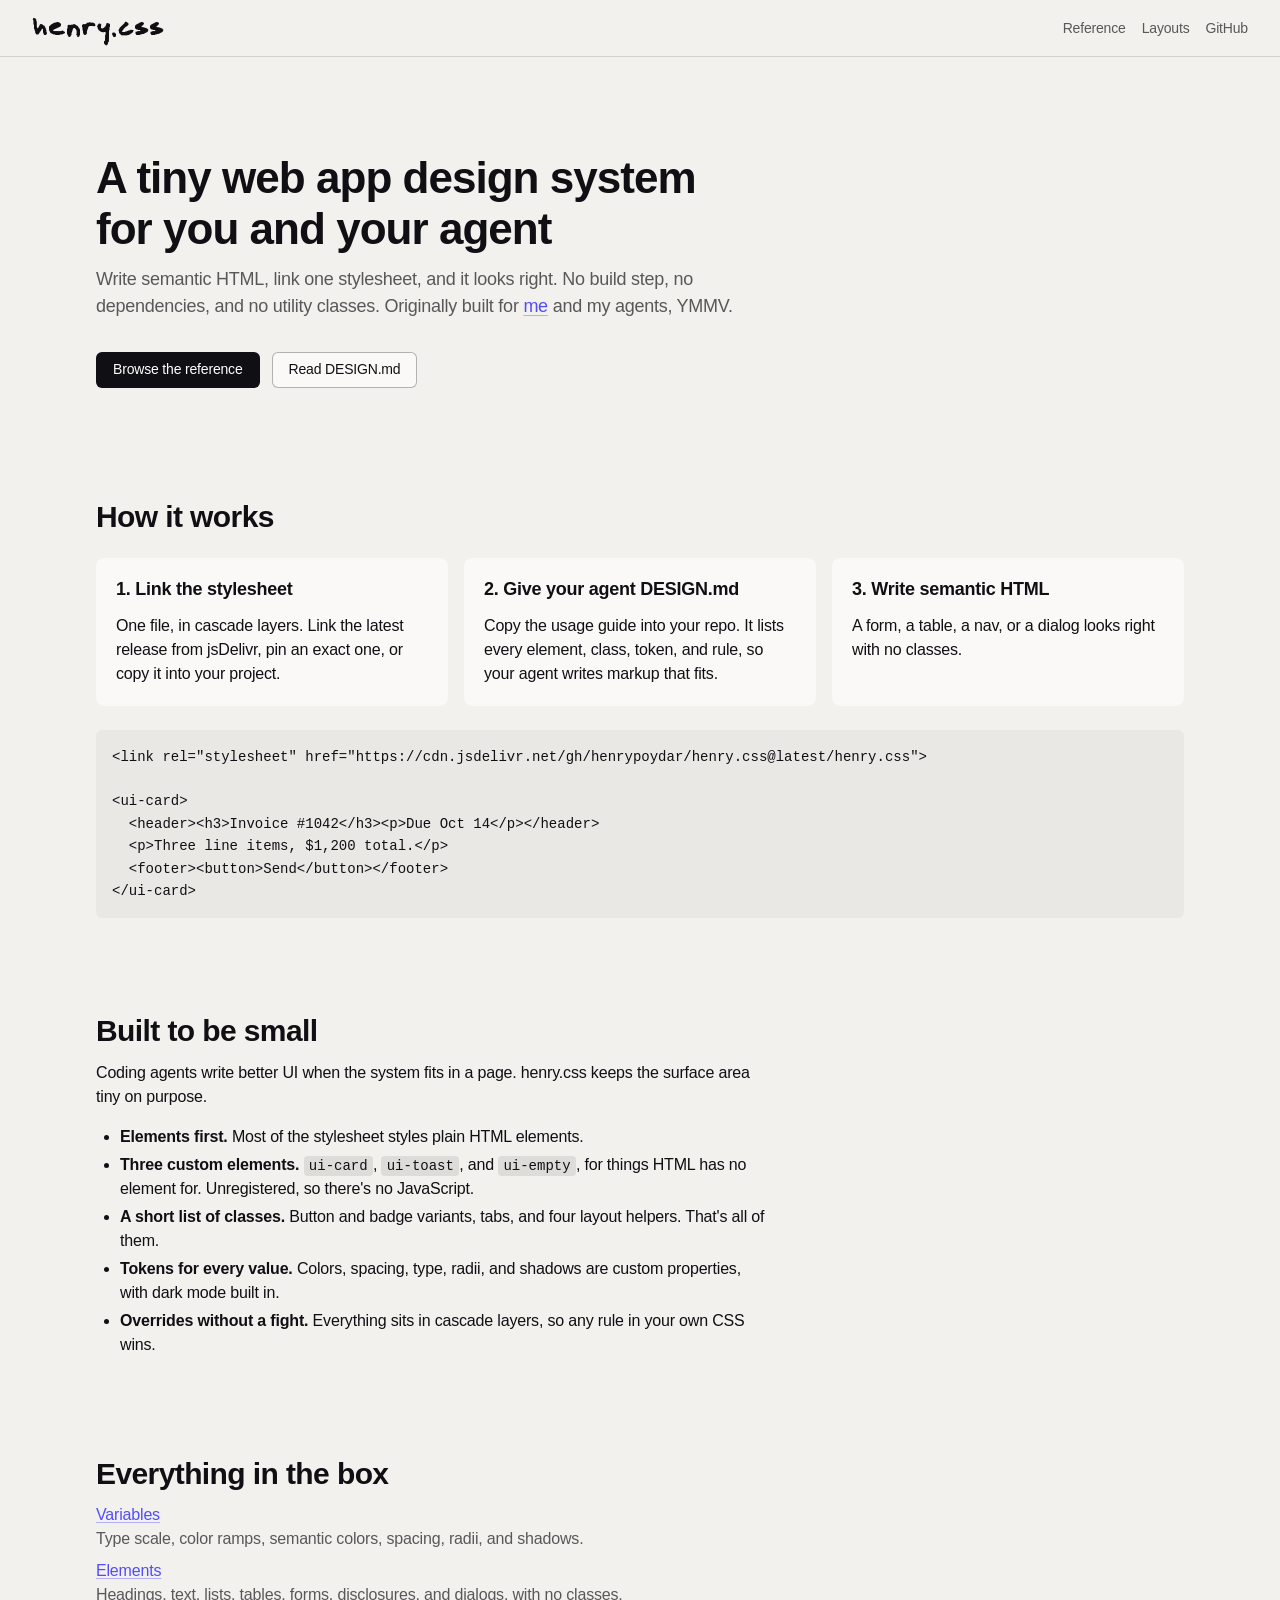
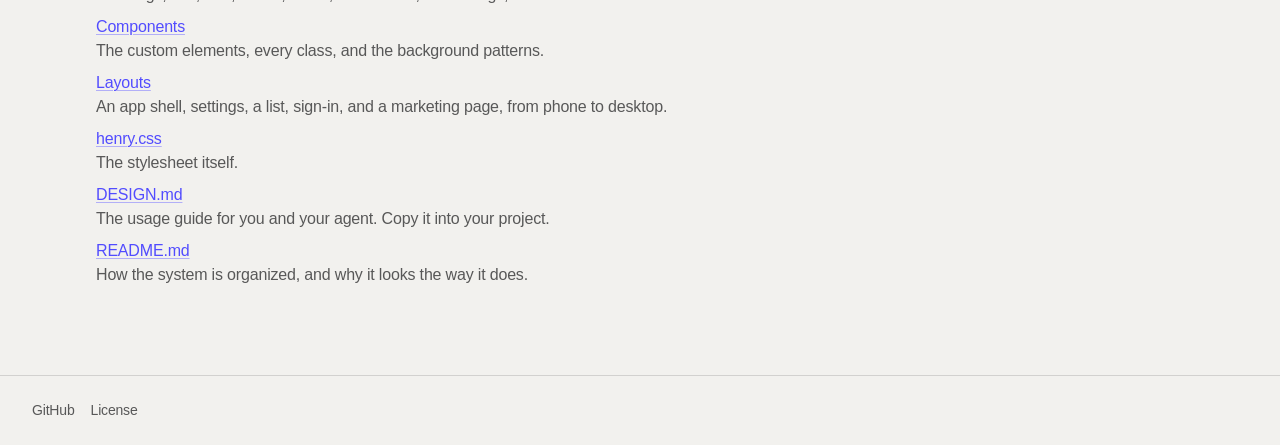
<file: index.html>
<!doctype html>
<html lang="en">
<head>
  <meta charset="utf-8">
  <meta name="viewport" content="width=device-width, initial-scale=1">
  <title>henry.css · A tiny classless design system for coding agents</title>
  <meta name="description" content="A small, classless design system. Write semantic HTML, link one stylesheet, and give your coding agent one usage guide.">
  <link rel="stylesheet" href="henry.css">
  <style>
    /* Wordmark: Henry's Hand SemiBold, by Henry Poydar, OFL 1.1. Subset to the letters in "henry.css". Site chrome only. */
    @font-face { font-family: "Henry's Hand"; src: url("fonts/henrys-hand-wordmark.woff2") format("woff2"); font-weight: 600; font-display: swap; }
    main h2 { font-size: var(--text-2xl); line-height: var(--leading-tight); letter-spacing: var(--tracking-2xl); }
    .wordmark { font-family: "Henry's Hand", var(--font-sans); font-weight: var(--weight-semibold); font-size: 1.35em; line-height: 1; letter-spacing: 0; }
    body > header .wordmark { font-size: 2em; }
  </style>
</head>
<body>
  <header>
    <h1><span class="wordmark">henry.css</span></h1>
    <nav class="cluster">
      <ul>
        <li><a href="reference/">Reference</a></li>
        <li><a href="reference/layouts/">Layouts</a></li>
        <li><a href="https://github.com/henrypoydar/henry.css">GitHub</a></li>
      </ul>
    </nav>
    <details>
      <summary><svg aria-hidden="true" viewBox="0 0 256 256"><path d="M224,128a8,8,0,0,1-8,8H40a8,8,0,0,1,0-16H216A8,8,0,0,1,224,128ZM40,72H216a8,8,0,0,0,0-16H40a8,8,0,0,0,0,16ZM216,184H40a8,8,0,0,0,0,16H216a8,8,0,0,0,0-16Z"/></svg><span class="visually-hidden">Menu</span></summary>
      <nav aria-label="Mobile">
        <ul>
          <li><a href="reference/">Reference</a></li>
          <li><a href="reference/layouts/">Layouts</a></li>
          <li><a href="https://github.com/henrypoydar/henry.css">GitHub</a></li>
        </ul>
      </nav>
    </details>
  </header>

  <main class="container">
    <section style="padding-block: var(--space-16); max-width: 42rem">
      <hgroup>
        <h1>A tiny web app design system for you and your agent</h1>
        <p>Write semantic HTML, link one stylesheet, and it looks right. No build step, no dependencies, and no utility classes. Originally built for <a href="https://henrypoydar.com">me</a> and my agents, YMMV.</p>
      </hgroup>
      <p class="cluster">
        <a href="reference/" role="button">Browse the reference</a>
        <a href="https://github.com/henrypoydar/henry.css/blob/main/DESIGN.md" role="button" class="secondary">Read DESIGN.md</a>
      </p>
    </section>

    <section style="padding-block: var(--space-12)">
     <h2>How it works</h2>
      <div class="grid" style="margin-block-start: var(--space-6)">
        <ui-card>
          <header><h3>1. Link the stylesheet</h3></header>
          <p>One file, in cascade layers. Link the latest release from jsDelivr, pin an exact one, or copy it into your project.</p>
        </ui-card>
        <ui-card>
          <header><h3>2. Give your agent DESIGN.md</h3></header>
          <p>Copy the usage guide into your repo. It lists every element, class, token, and rule, so your agent writes markup that fits.</p>
        </ui-card>
        <ui-card>
          <header><h3>3. Write semantic HTML</h3></header>
          <p>A form, a table, a nav, or a dialog looks right with no classes.</p>
        </ui-card>
      </div>
      <!-- Cloudflare reads "henry.css@latest" as an email address. email_off stops it from rewriting the URL. -->
      <!--email_off-->
      <pre style="margin-block-start: var(--space-6)"><code>&lt;link rel="stylesheet" href="https://cdn.jsdelivr.net/gh/henrypoydar/henry.css@latest/henry.css"&gt;

&lt;ui-card&gt;
  &lt;header&gt;&lt;h3&gt;Invoice #1042&lt;/h3&gt;&lt;p&gt;Due Oct 14&lt;/p&gt;&lt;/header&gt;
  &lt;p&gt;Three line items, $1,200 total.&lt;/p&gt;
  &lt;footer&gt;&lt;button&gt;Send&lt;/button&gt;&lt;/footer&gt;
&lt;/ui-card&gt;</code></pre>
      <!--/email_off-->
    </section>

    <section style="padding-block: var(--space-12); max-width: 42rem">
      <h2>Built to be small</h2>
      <p>Coding agents write better UI when the system fits in a page. henry.css keeps the surface area tiny on purpose.</p>
      <ul>
        <li><strong>Elements first.</strong> Most of the stylesheet styles plain HTML elements.</li>
        <li><strong>Three custom elements.</strong> <code>ui-card</code>, <code>ui-toast</code>, and <code>ui-empty</code>, for things HTML has no element for. Unregistered, so there's no JavaScript.</li>
        <li><strong>A short list of classes.</strong> Button and badge variants, tabs, and four layout helpers. That's all of them.</li>
        <li><strong>Tokens for every value.</strong> Colors, spacing, type, radii, and shadows are custom properties, with dark mode built in.</li>
        <li><strong>Overrides without a fight.</strong> Everything sits in cascade layers, so any rule in your own CSS wins.</li>
      </ul>
    </section>

    <section style="padding-block: var(--space-12)">
      <h2>Everything in the box</h2>
      <dl>
        <dt><a href="reference/">Variables</a></dt><dd>Type scale, color ramps, semantic colors, spacing, radii, and shadows.</dd>
        <dt><a href="reference/elements.html">Elements</a></dt><dd>Headings, text, lists, tables, forms, disclosures, and dialogs, with no classes.</dd>
        <dt><a href="reference/components.html">Components</a></dt><dd>The custom elements, every class, and the background patterns.</dd>
        <dt><a href="reference/layouts/">Layouts</a></dt><dd>An app shell, settings, a list, sign-in, and a marketing page, from phone to desktop.</dd>
        <dt><a href="henry.css">henry.css</a></dt><dd>The stylesheet itself.</dd>
        <dt><a href="https://github.com/henrypoydar/henry.css/blob/main/DESIGN.md">DESIGN.md</a></dt><dd>The usage guide for you and your agent. Copy it into your project.</dd>
        <dt><a href="https://github.com/henrypoydar/henry.css/blob/main/README.md">README.md</a></dt><dd>How the system is organized, and why it looks the way it does.</dd>
      </dl>
    </section>
  </main>

  <footer>
     <nav><ul><li><a href="https://github.com/henrypoydar/henry.css">GitHub</a></li><li><a href="https://github.com/henrypoydar/henry.css/blob/main/LICENSE">License</a></li></ul></nav>
  </footer>
</body>
</html>
</file>
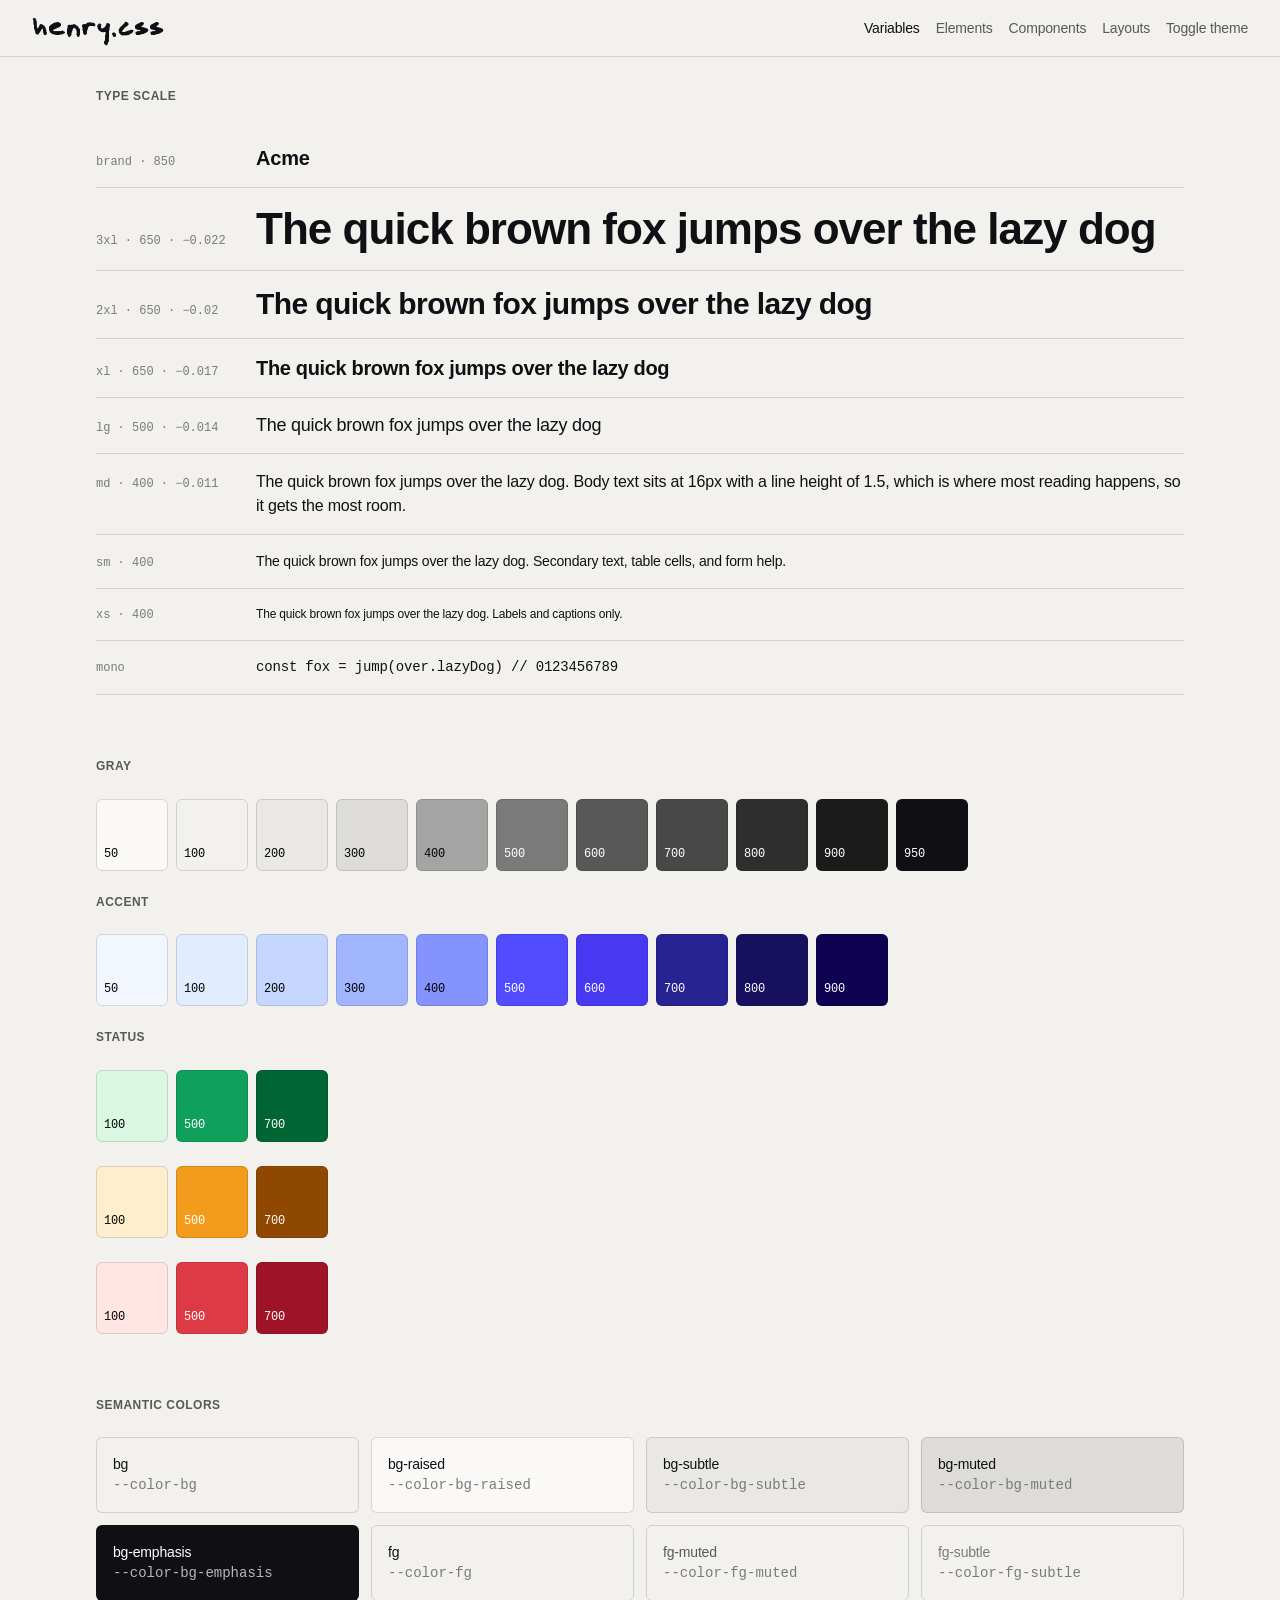
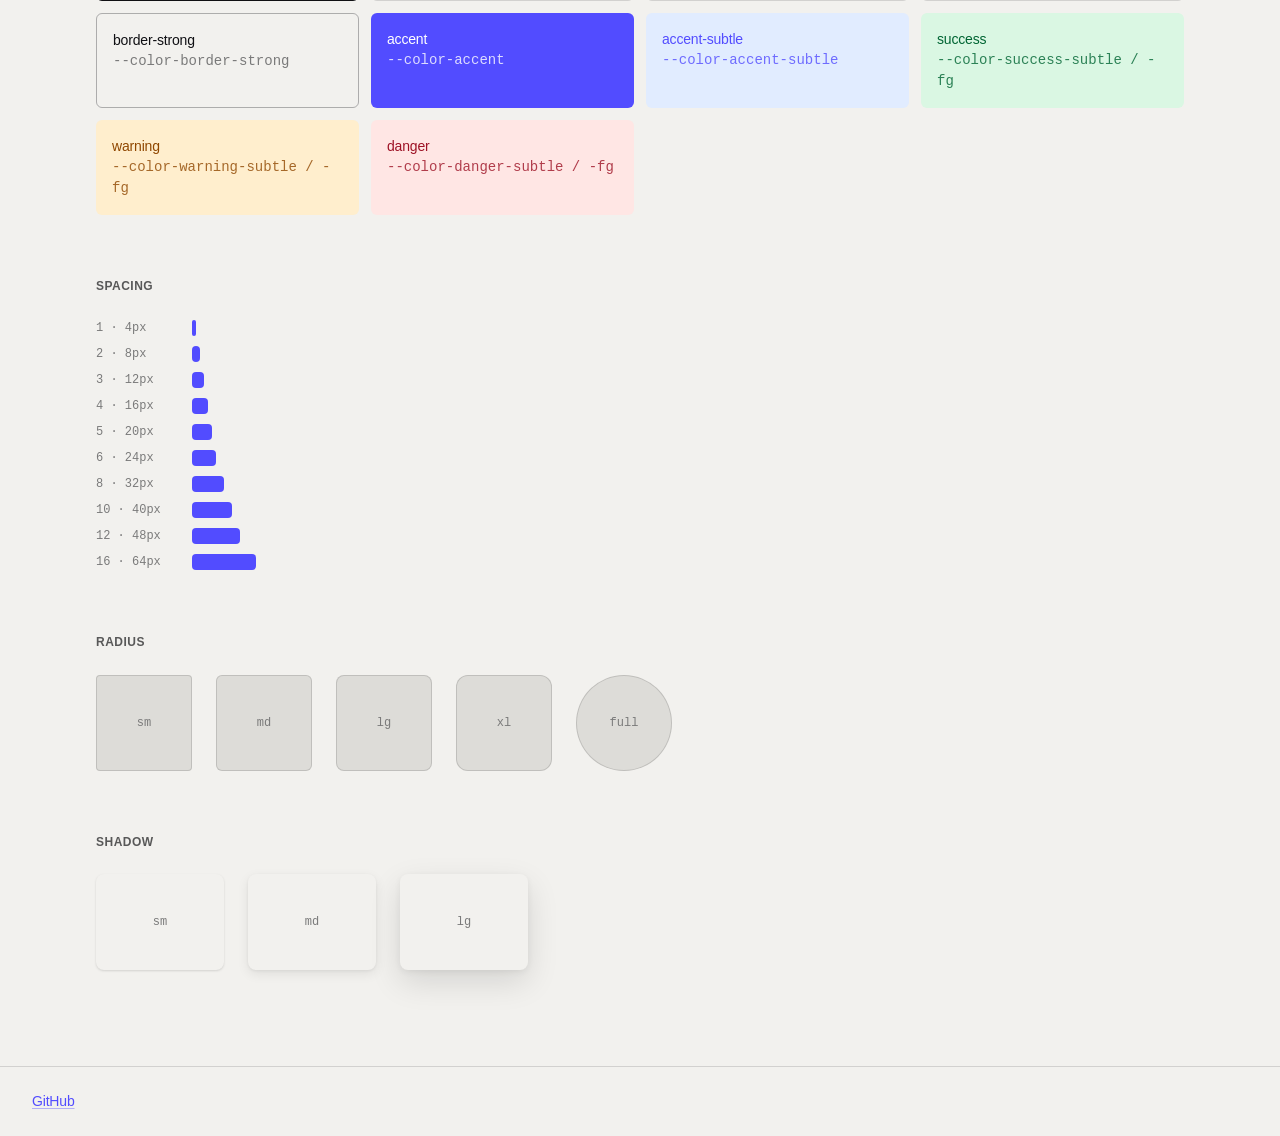
<file: reference/index.html>
<!doctype html>
<html lang="en">
<head>
  <meta charset="utf-8">
  <meta name="viewport" content="width=device-width, initial-scale=1">
  <title>Henry · Variables</title>
  <link rel="stylesheet" href="../henry.css">
  <style>
    /* Wordmark: Henry's Hand SemiBold, by Henry Poydar, OFL 1.1. Subset to the letters in "henry.css". Site chrome only. */
    @font-face { font-family: "Henry's Hand"; src: url("../fonts/henrys-hand-wordmark.woff2") format("woff2"); font-weight: 600; font-display: swap; }
    .wordmark { font-family: "Henry's Hand", var(--font-sans); font-weight: var(--weight-semibold); font-size: 1.35em; line-height: 1; letter-spacing: 0; }
    body > header .wordmark { font-size: 2em; }
    /* Specimen chrome only. Nothing here belongs in henry.css. */
    main { max-width: var(--container-max); margin-inline: auto; width: 100%; }
    section { margin-block-end: var(--space-16); }
    h2 { font-size: var(--text-xs); color: var(--color-fg-muted); text-transform: uppercase; letter-spacing: 0.04em; margin-block: 0 var(--space-6); }
    .label { font-family: var(--font-mono); font-size: var(--text-xs); letter-spacing: 0; color: var(--color-fg-subtle); }

    .type > div { display: grid; gap: var(--space-2) var(--space-4); align-items: baseline; padding-block: var(--space-4); border-block-end: 1px solid var(--color-border); }
    .type > div > * { min-width: 0; margin: 0; }
    @media (min-width: 40rem) { .type > div { grid-template-columns: 9rem minmax(0, 1fr); } }
    .ramp { display: flex; flex-wrap: wrap; gap: var(--space-2); margin-block-end: var(--space-6); }
    .ramp div { width: 4.5rem; aspect-ratio: 1; border-radius: var(--radius-md); outline: 1px solid var(--color-border); outline-offset: -1px; display: flex; align-items: end; padding: var(--space-2); font-family: var(--font-mono); font-size: var(--text-xs); }
    .semantic { display: grid; grid-template-columns: repeat(auto-fit, minmax(14rem, 1fr)); gap: var(--space-3); }
    .semantic div { padding: var(--space-4); border-radius: var(--radius-md); border: 1px solid var(--color-border); }
    .semantic div span { display: block; font-size: var(--text-sm); }
    .spacing div { display: flex; align-items: center; gap: var(--space-4); margin-block-end: var(--space-2); }
    .spacing i { display: block; height: var(--space-4); background: var(--color-accent); border-radius: var(--radius-sm); }
    .radii, .shadows { display: flex; flex-wrap: wrap; gap: var(--space-6); }
    .radii div { width: 6rem; height: 6rem; background: var(--color-bg-muted); border: 1px solid var(--color-border); display: grid; place-items: center; }
    .shadows div { width: 8rem; height: 6rem; background: var(--color-bg); border-radius: var(--radius-lg); display: grid; place-items: center; }
  </style>
</head>
<body>
  <header>
    <h1><a href="../" style="color: inherit; text-decoration: none"><span class="wordmark">henry.css</span></a></h1>
    <nav>
      <ul>
        <li><a href="index.html" aria-current="page">Variables</a></li>
        <li><a href="elements.html">Elements</a></li>
        <li><a href="components.html">Components</a></li>
        <li><a href="layouts/">Layouts</a></li>
        <li><a href="#" data-toggle-theme>Toggle theme</a></li>
      </ul>
    </nav>
    <details>
      <summary><svg aria-hidden="true" viewBox="0 0 256 256"><path d="M224,128a8,8,0,0,1-8,8H40a8,8,0,0,1,0-16H216A8,8,0,0,1,224,128ZM40,72H216a8,8,0,0,0,0-16H40a8,8,0,0,0,0,16ZM216,184H40a8,8,0,0,0,0,16H216a8,8,0,0,0,0-16Z"/></svg><span class="visually-hidden">Menu</span></summary>
      <nav aria-label="Mobile">
        <ul>
          <li><a href="index.html" aria-current="page">Variables</a></li>
          <li><a href="elements.html">Elements</a></li>
          <li><a href="components.html">Components</a></li>
          <li><a href="layouts/">Layouts</a></li>
          <li><a href="#" data-toggle-theme>Toggle theme</a></li>
        </ul>
      </nav>
    </details>
  </header>

  <main>

  <section class="type">
    <h2>Type scale</h2>
    <div><span class="label">brand · 850</span><p style="font-size:var(--text-xl);font-weight:var(--weight-brand);line-height:var(--leading-snug)">Acme</p></div>
    <div><span class="label">3xl · 650 · −0.022</span><p style="font-size:var(--text-3xl);font-weight:var(--weight-heading);letter-spacing:var(--tracking-3xl);line-height:var(--leading-tight)">The quick brown fox jumps over the lazy dog</p></div>
    <div><span class="label">2xl · 650 · −0.02</span><p style="font-size:var(--text-2xl);font-weight:var(--weight-heading);letter-spacing:var(--tracking-2xl);line-height:var(--leading-tight)">The quick brown fox jumps over the lazy dog</p></div>
    <div><span class="label">xl · 650 · −0.017</span><p style="font-size:var(--text-xl);font-weight:var(--weight-heading);letter-spacing:var(--tracking-xl);line-height:var(--leading-snug)">The quick brown fox jumps over the lazy dog</p></div>
    <div><span class="label">lg · 500 · −0.014</span><p style="font-size:var(--text-lg);font-weight:var(--weight-medium);letter-spacing:var(--tracking-lg);line-height:var(--leading-snug)">The quick brown fox jumps over the lazy dog</p></div>
    <div><span class="label">md · 400 · −0.011</span><p>The quick brown fox jumps over the lazy dog. Body text sits at 16px with a line height of 1.5, which is where most reading happens, so it gets the most room.</p></div>
    <div><span class="label">sm · 400</span><p style="font-size:var(--text-sm)">The quick brown fox jumps over the lazy dog. Secondary text, table cells, and form help.</p></div>
    <div><span class="label">xs · 400</span><p style="font-size:var(--text-xs)">The quick brown fox jumps over the lazy dog. Labels and captions only.</p></div>
    <div><span class="label">mono</span><p style="font-family:var(--font-mono);font-size:var(--text-sm)">const fox = jump(over.lazyDog) // 0123456789</p></div>
  </section>

  <section>
    <h2>Gray</h2>
    <div class="ramp" data-ramp="gray" data-steps="50 100 200 300 400 500 600 700 800 900 950"></div>
    <h2>Accent</h2>
    <div class="ramp" data-ramp="accent" data-steps="50 100 200 300 400 500 600 700 800 900"></div>
    <h2>Status</h2>
    <div class="ramp" data-ramp="success" data-steps="100 500 700"></div>
    <div class="ramp" data-ramp="warning" data-steps="100 500 700"></div>
    <div class="ramp" data-ramp="danger" data-steps="100 500 700"></div>
  </section>

  <section>
    <h2>Semantic colors</h2>
    <div class="semantic">
      <div style="background:var(--color-bg)"><span>bg</span><span class="label">--color-bg</span></div>
      <div style="background:var(--color-bg-raised)"><span>bg-raised</span><span class="label">--color-bg-raised</span></div>
      <div style="background:var(--color-bg-subtle)"><span>bg-subtle</span><span class="label">--color-bg-subtle</span></div>
      <div style="background:var(--color-bg-muted)"><span>bg-muted</span><span class="label">--color-bg-muted</span></div>
      <div style="background:var(--color-bg-emphasis);color:var(--color-fg-on-emphasis)"><span>bg-emphasis</span><span class="label" style="color:inherit;opacity:.7">--color-bg-emphasis</span></div>
      <div><span style="color:var(--color-fg)">fg</span><span class="label">--color-fg</span></div>
      <div><span style="color:var(--color-fg-muted)">fg-muted</span><span class="label">--color-fg-muted</span></div>
      <div><span style="color:var(--color-fg-subtle)">fg-subtle</span><span class="label">--color-fg-subtle</span></div>
      <div style="border-color:var(--color-border-strong)"><span>border-strong</span><span class="label">--color-border-strong</span></div>
      <div style="background:var(--color-accent);color:var(--color-accent-fg);border:0"><span>accent</span><span class="label" style="color:inherit;opacity:.8">--color-accent</span></div>
      <div style="background:var(--color-accent-subtle);color:var(--color-accent);border:0"><span>accent-subtle</span><span class="label" style="color:inherit;opacity:.8">--color-accent-subtle</span></div>
      <div style="background:var(--color-success-subtle);color:var(--color-success-fg);border:0"><span>success</span><span class="label" style="color:inherit;opacity:.8">--color-success-subtle / -fg</span></div>
      <div style="background:var(--color-warning-subtle);color:var(--color-warning-fg);border:0"><span>warning</span><span class="label" style="color:inherit;opacity:.8">--color-warning-subtle / -fg</span></div>
      <div style="background:var(--color-danger-subtle);color:var(--color-danger-fg);border:0"><span>danger</span><span class="label" style="color:inherit;opacity:.8">--color-danger-subtle / -fg</span></div>
    </div>
  </section>

  <section class="spacing">
    <h2>Spacing</h2>
    <div><span class="label" style="width:5rem">1 · 4px</span><i style="width:var(--space-1)"></i></div>
    <div><span class="label" style="width:5rem">2 · 8px</span><i style="width:var(--space-2)"></i></div>
    <div><span class="label" style="width:5rem">3 · 12px</span><i style="width:var(--space-3)"></i></div>
    <div><span class="label" style="width:5rem">4 · 16px</span><i style="width:var(--space-4)"></i></div>
    <div><span class="label" style="width:5rem">5 · 20px</span><i style="width:var(--space-5)"></i></div>
    <div><span class="label" style="width:5rem">6 · 24px</span><i style="width:var(--space-6)"></i></div>
    <div><span class="label" style="width:5rem">8 · 32px</span><i style="width:var(--space-8)"></i></div>
    <div><span class="label" style="width:5rem">10 · 40px</span><i style="width:var(--space-10)"></i></div>
    <div><span class="label" style="width:5rem">12 · 48px</span><i style="width:var(--space-12)"></i></div>
    <div><span class="label" style="width:5rem">16 · 64px</span><i style="width:var(--space-16)"></i></div>
  </section>

  <section>
    <h2>Radius</h2>
    <div class="radii">
      <div style="border-radius:var(--radius-sm)"><span class="label">sm</span></div>
      <div style="border-radius:var(--radius-md)"><span class="label">md</span></div>
      <div style="border-radius:var(--radius-lg)"><span class="label">lg</span></div>
      <div style="border-radius:var(--radius-xl)"><span class="label">xl</span></div>
      <div style="border-radius:var(--radius-full)"><span class="label">full</span></div>
    </div>
  </section>

  <section>
    <h2>Shadow</h2>
    <div class="shadows">
      <div style="box-shadow:var(--shadow-sm)"><span class="label">sm</span></div>
      <div style="box-shadow:var(--shadow-md)"><span class="label">md</span></div>
      <div style="box-shadow:var(--shadow-lg)"><span class="label">lg</span></div>
    </div>
  </section>
  </main>

  <footer><a href="https://github.com/henrypoydar/henry.css">GitHub</a></footer>

  <script>
    for (const ramp of document.querySelectorAll('[data-ramp]')) {
      for (const step of ramp.dataset.steps.split(' ')) {
        const el = document.createElement('div');
        el.style.background = `var(--${ramp.dataset.ramp}-${step})`;
        el.style.color = Number(step) >= 500 ? 'white' : 'black';
        el.textContent = step;
        ramp.append(el);
      }
    }
    const root = document.documentElement;
    for (const toggle of document.querySelectorAll('[data-toggle-theme]')) toggle.addEventListener('click', (e) => {
      e.preventDefault();
      const dark = root.dataset.theme === 'dark' || (!root.dataset.theme && matchMedia('(prefers-color-scheme: dark)').matches);
      root.dataset.theme = dark ? 'light' : 'dark';
    });
  </script>
</body>
</html>
</file>
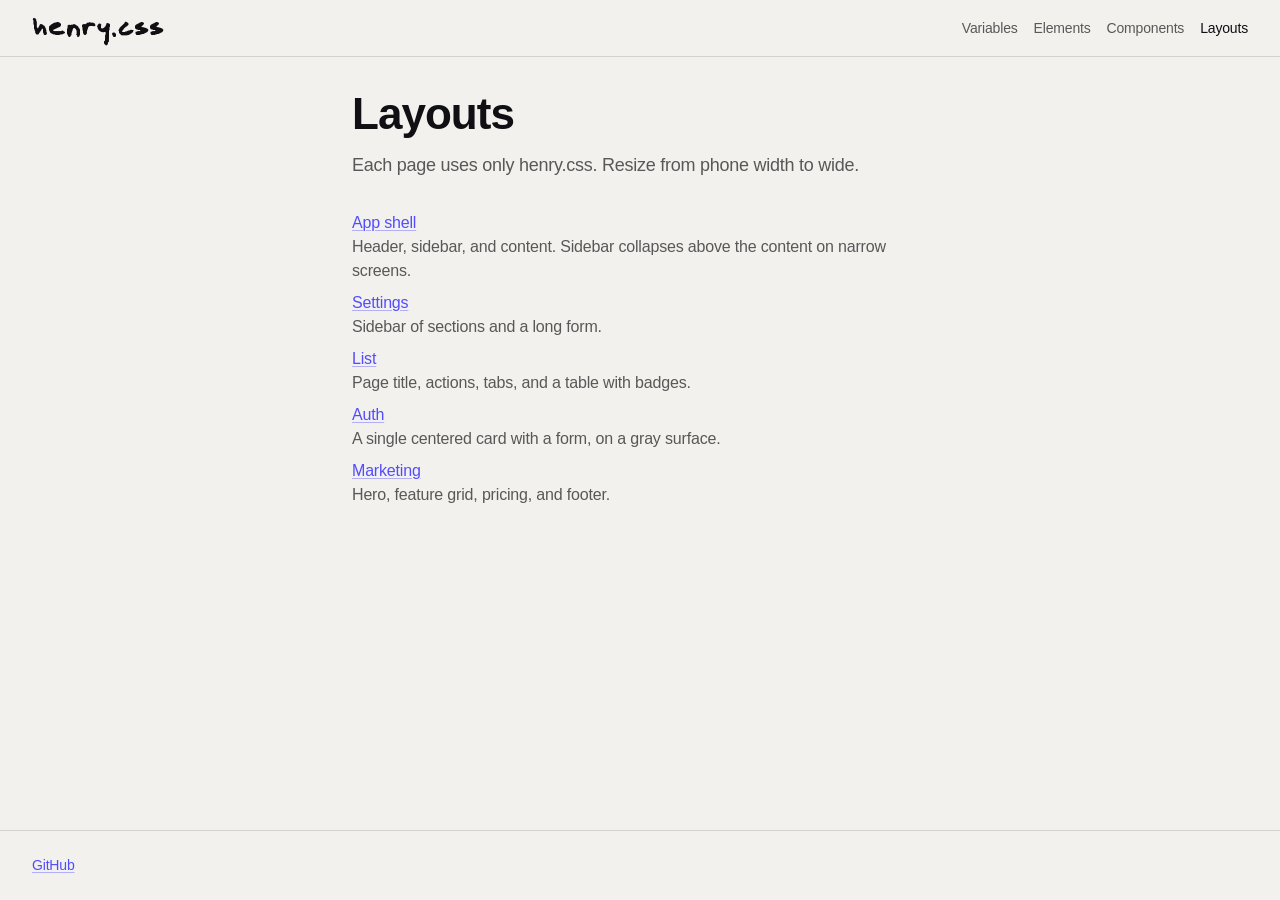
<file: reference/layouts/index.html>
<!doctype html>
<html lang="en">
<head>
  <meta charset="utf-8">
  <meta name="viewport" content="width=device-width, initial-scale=1">
  <title>Henry · Layouts</title>
  <link rel="stylesheet" href="../../henry.css">
  <style>
    /* Wordmark: Henry's Hand SemiBold, by Henry Poydar, OFL 1.1. Subset to the letters in "henry.css". Site chrome only. */
    @font-face { font-family: "Henry's Hand"; src: url("../../fonts/henrys-hand-wordmark.woff2") format("woff2"); font-weight: 600; font-display: swap; }
    .wordmark { font-family: "Henry's Hand", var(--font-sans); font-weight: var(--weight-semibold); font-size: 1.35em; line-height: 1; letter-spacing: 0; }
    body > header .wordmark { font-size: 2em; }
  </style>
</head>
<body>
  <header>
    <h1><a href="../../" style="color: inherit; text-decoration: none"><span class="wordmark">henry.css</span></a></h1>
    <nav>
      <ul>
        <li><a href="../index.html">Variables</a></li>
        <li><a href="../elements.html">Elements</a></li>
        <li><a href="../components.html">Components</a></li>
        <li><a href="./" aria-current="page">Layouts</a></li>
      </ul>
    </nav>
    <details>
      <summary><svg aria-hidden="true" viewBox="0 0 256 256"><path d="M224,128a8,8,0,0,1-8,8H40a8,8,0,0,1,0-16H216A8,8,0,0,1,224,128ZM40,72H216a8,8,0,0,0,0-16H40a8,8,0,0,0,0,16ZM216,184H40a8,8,0,0,0,0,16H216a8,8,0,0,0,0-16Z"/></svg><span class="visually-hidden">Menu</span></summary>
      <nav aria-label="Mobile">
        <ul>
          <li><a href="../index.html">Variables</a></li>
          <li><a href="../elements.html">Elements</a></li>
          <li><a href="../components.html">Components</a></li>
          <li><a href="./" aria-current="page">Layouts</a></li>
        </ul>
      </nav>
    </details>
  </header>
  <main class="container narrow">
    <hgroup>
      <h1>Layouts</h1>
      <p>Each page uses only henry.css. Resize from phone width to wide.</p>
    </hgroup>
    <dl>
      <dt><a href="app-shell.html">App shell</a></dt><dd>Header, sidebar, and content. Sidebar collapses above the content on narrow screens.</dd>
      <dt><a href="settings.html">Settings</a></dt><dd>Sidebar of sections and a long form.</dd>
      <dt><a href="list.html">List</a></dt><dd>Page title, actions, tabs, and a table with badges.</dd>
      <dt><a href="auth.html">Auth</a></dt><dd>A single centered card with a form, on a gray surface.</dd>
      <dt><a href="marketing.html">Marketing</a></dt><dd>Hero, feature grid, pricing, and footer.</dd>
    </dl>
  </main>
  <footer><a href="https://github.com/henrypoydar/henry.css">GitHub</a></footer>
</body>
</html>
</file>
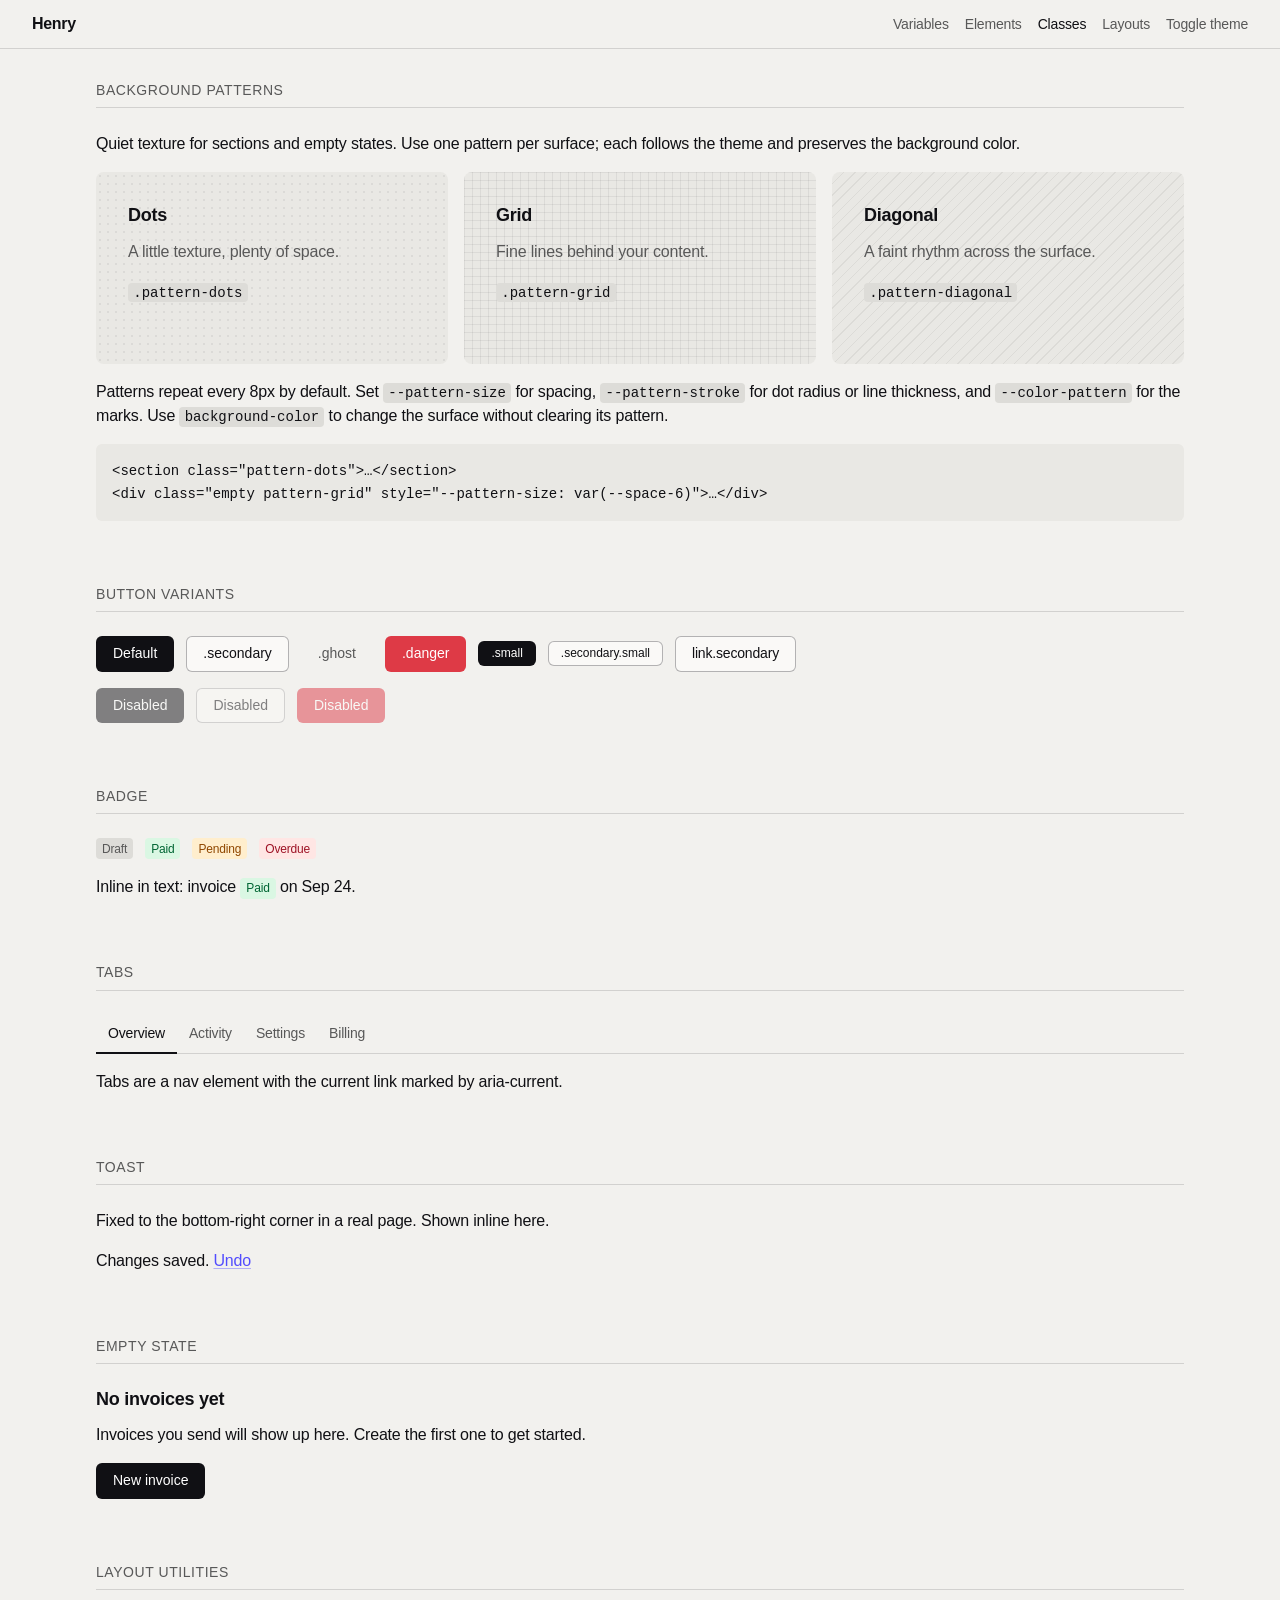
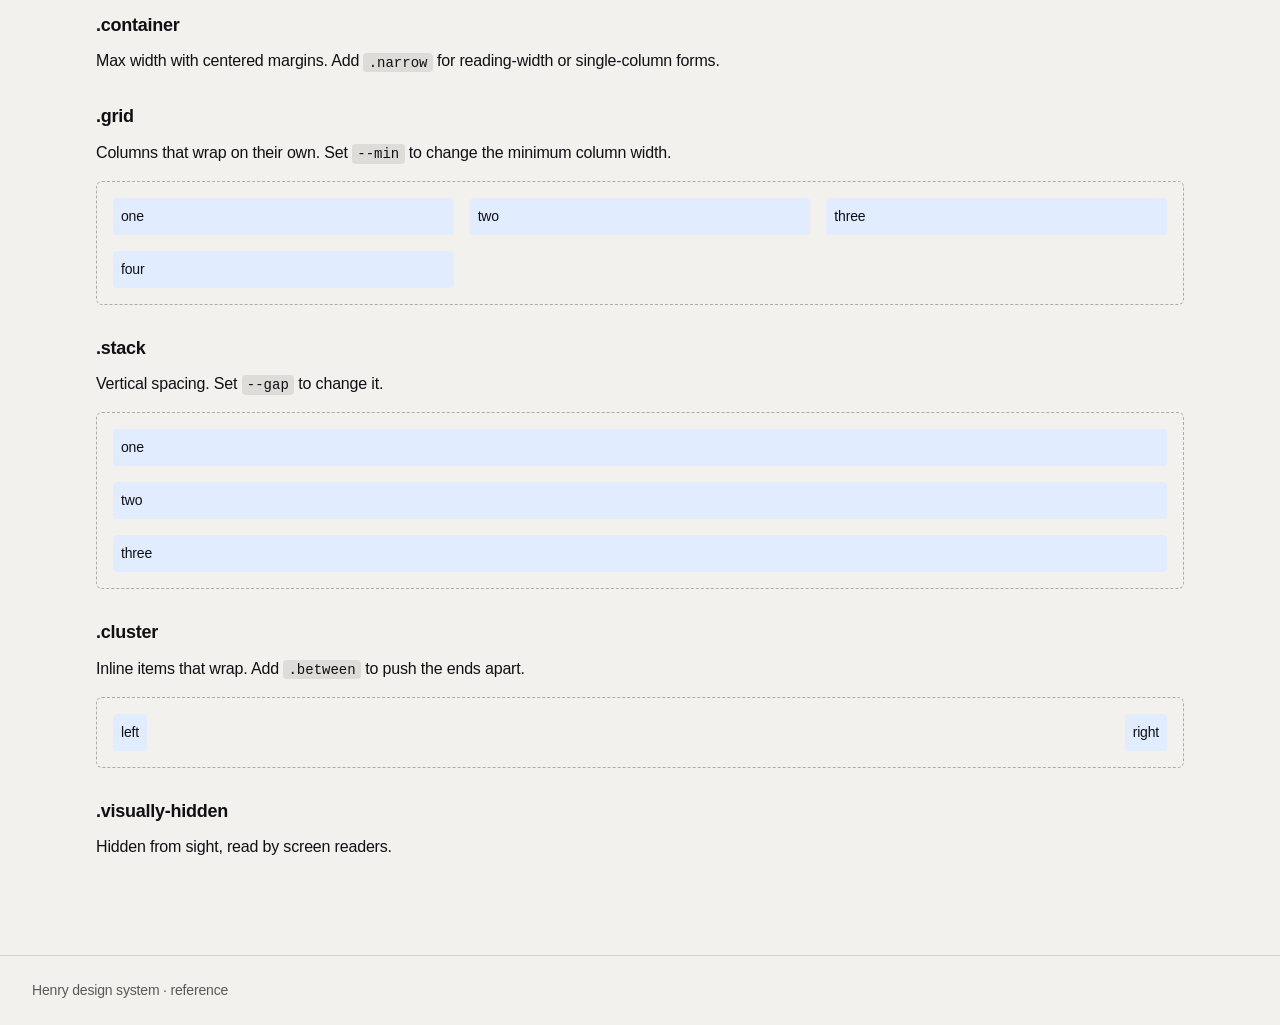
<file: reference/classes.html>
<!doctype html>
<html lang="en">
<head>
  <meta charset="utf-8">
  <meta name="viewport" content="width=device-width, initial-scale=1">
  <title>Henry · Classes</title>
  <link rel="stylesheet" href="../henry.css">
  <style>
    /* Specimen chrome only. */
    main { max-width: var(--container-max); margin-inline: auto; width: 100%; }
    main > section { margin-block-end: var(--space-16); }
    main > section > h2:first-child {
      font-size: var(--text-sm); font-weight: var(--weight-medium); color: var(--color-fg-muted);
      text-transform: uppercase; letter-spacing: 0.04em; margin-block-end: var(--space-6);
      padding-block-end: var(--space-2); border-block-end: 1px solid var(--color-border);
    }
    .demo { padding: var(--space-4); border: 1px dashed var(--color-border-strong); border-radius: var(--radius-md); }
    .demo > * { background: var(--color-accent-subtle); padding: var(--space-2); border-radius: var(--radius-sm); font-size: var(--text-sm); }
    .toast { position: static; }
    .pattern-sample {
      padding: var(--space-8);
      min-height: calc(var(--space-16) * 3);
      background-color: var(--color-bg-subtle);
      border-radius: var(--radius-lg);
    }
    .pattern-sample p { color: var(--color-fg-muted); }
  </style>
</head>
<body>
  <header>
    <h1>Henry</h1>
    <nav>
      <ul>
        <li><a href="index.html">Variables</a></li>
        <li><a href="elements.html">Elements</a></li>
        <li><a href="classes.html" aria-current="page">Classes</a></li>
        <li><a href="layouts/">Layouts</a></li>
        <li><a href="#" data-toggle-theme>Toggle theme</a></li>
      </ul>
    </nav>
  </header>

  <main>
    <section id="patterns">
      <h2>Background patterns</h2>
      <p>Quiet texture for sections and empty states. Use one pattern per surface; each follows the theme and preserves the background color.</p>
      <div class="grid">
        <section class="pattern-sample pattern-dots">
          <h3>Dots</h3>
          <p>A little texture, plenty of space.</p>
          <code>.pattern-dots</code>
        </section>
        <section class="pattern-sample pattern-grid">
          <h3>Grid</h3>
          <p>Fine lines behind your content.</p>
          <code>.pattern-grid</code>
        </section>
        <section class="pattern-sample pattern-diagonal">
          <h3>Diagonal</h3>
          <p>A faint rhythm across the surface.</p>
          <code>.pattern-diagonal</code>
        </section>
      </div>
      <p style="margin-block-start: var(--space-4)">Patterns repeat every 8px by default. Set <code>--pattern-size</code> for spacing, <code>--pattern-stroke</code> for dot radius or line thickness, and <code>--color-pattern</code> for the marks. Use <code>background-color</code> to change the surface without clearing its pattern.</p>
      <pre><code>&lt;section class="pattern-dots"&gt;…&lt;/section&gt;
&lt;div class="empty pattern-grid" style="--pattern-size: var(--space-6)"&gt;…&lt;/div&gt;</code></pre>
    </section>

    <section>
      <h2>Button variants</h2>
      <p class="cluster">
        <button type="button">Default</button>
        <button type="button" class="secondary">.secondary</button>
        <button type="button" class="ghost">.ghost</button>
        <button type="button" class="danger">.danger</button>
        <button type="button" class="small">.small</button>
        <button type="button" class="secondary small">.secondary.small</button>
        <a href="#" role="button" class="secondary">link.secondary</a>
      </p>
      <p class="cluster">
        <button type="button" disabled>Disabled</button>
        <button type="button" class="secondary" disabled>Disabled</button>
        <button type="button" class="danger" disabled>Disabled</button>
      </p>
    </section>

    <section>
      <h2>Badge</h2>
      <p class="cluster">
        <span class="badge">Draft</span>
        <span class="badge success">Paid</span>
        <span class="badge warning">Pending</span>
        <span class="badge danger">Overdue</span>
      </p>
      <p>Inline in text: invoice <span class="badge success">Paid</span> on Sep 24.</p>
    </section>

    <section>
      <h2>Tabs</h2>
      <nav class="tabs" aria-label="Sections">
        <ul>
          <li><a href="#" aria-current="page">Overview</a></li>
          <li><a href="#">Activity</a></li>
          <li><a href="#">Settings</a></li>
          <li><a href="#">Billing</a></li>
        </ul>
      </nav>
      <p style="margin-block-start: var(--space-4)">Tabs are a nav element with the current link marked by aria-current.</p>
    </section>

    <section>
      <h2>Toast</h2>
      <p>Fixed to the bottom-right corner in a real page. Shown inline here.</p>
      <div class="toast" role="status">Changes saved. <a href="#">Undo</a></div>
    </section>

    <section>
      <h2>Empty state</h2>
      <div class="empty">
        <h3>No invoices yet</h3>
        <p>Invoices you send will show up here. Create the first one to get started.</p>
        <p><button type="button">New invoice</button></p>
      </div>
    </section>

    <section>
      <h2>Layout utilities</h2>
      <h3>.container</h3>
      <p>Max width with centered margins. Add <code>.narrow</code> for reading-width or single-column forms.</p>
      <h3>.grid</h3>
      <p>Columns that wrap on their own. Set <code>--min</code> to change the minimum column width.</p>
      <div class="grid demo"><div>one</div><div>two</div><div>three</div><div>four</div></div>
      <h3>.stack</h3>
      <p>Vertical spacing. Set <code>--gap</code> to change it.</p>
      <div class="stack demo"><div>one</div><div>two</div><div>three</div></div>
      <h3>.cluster</h3>
      <p>Inline items that wrap. Add <code>.between</code> to push the ends apart.</p>
      <div class="cluster between demo"><div>left</div><div>right</div></div>
      <h3>.visually-hidden</h3>
      <p>Hidden from sight, read by screen readers. <span class="visually-hidden">Like this.</span></p>
    </section>
  </main>

  <footer>Henry design system · reference</footer>

  <script>
    const root = document.documentElement;
    document.querySelector('[data-toggle-theme]').addEventListener('click', (e) => {
      e.preventDefault();
      const dark = root.dataset.theme === 'dark' || (!root.dataset.theme && matchMedia('(prefers-color-scheme: dark)').matches);
      root.dataset.theme = dark ? 'light' : 'dark';
    });
  </script>
</body>
</html>
</file>
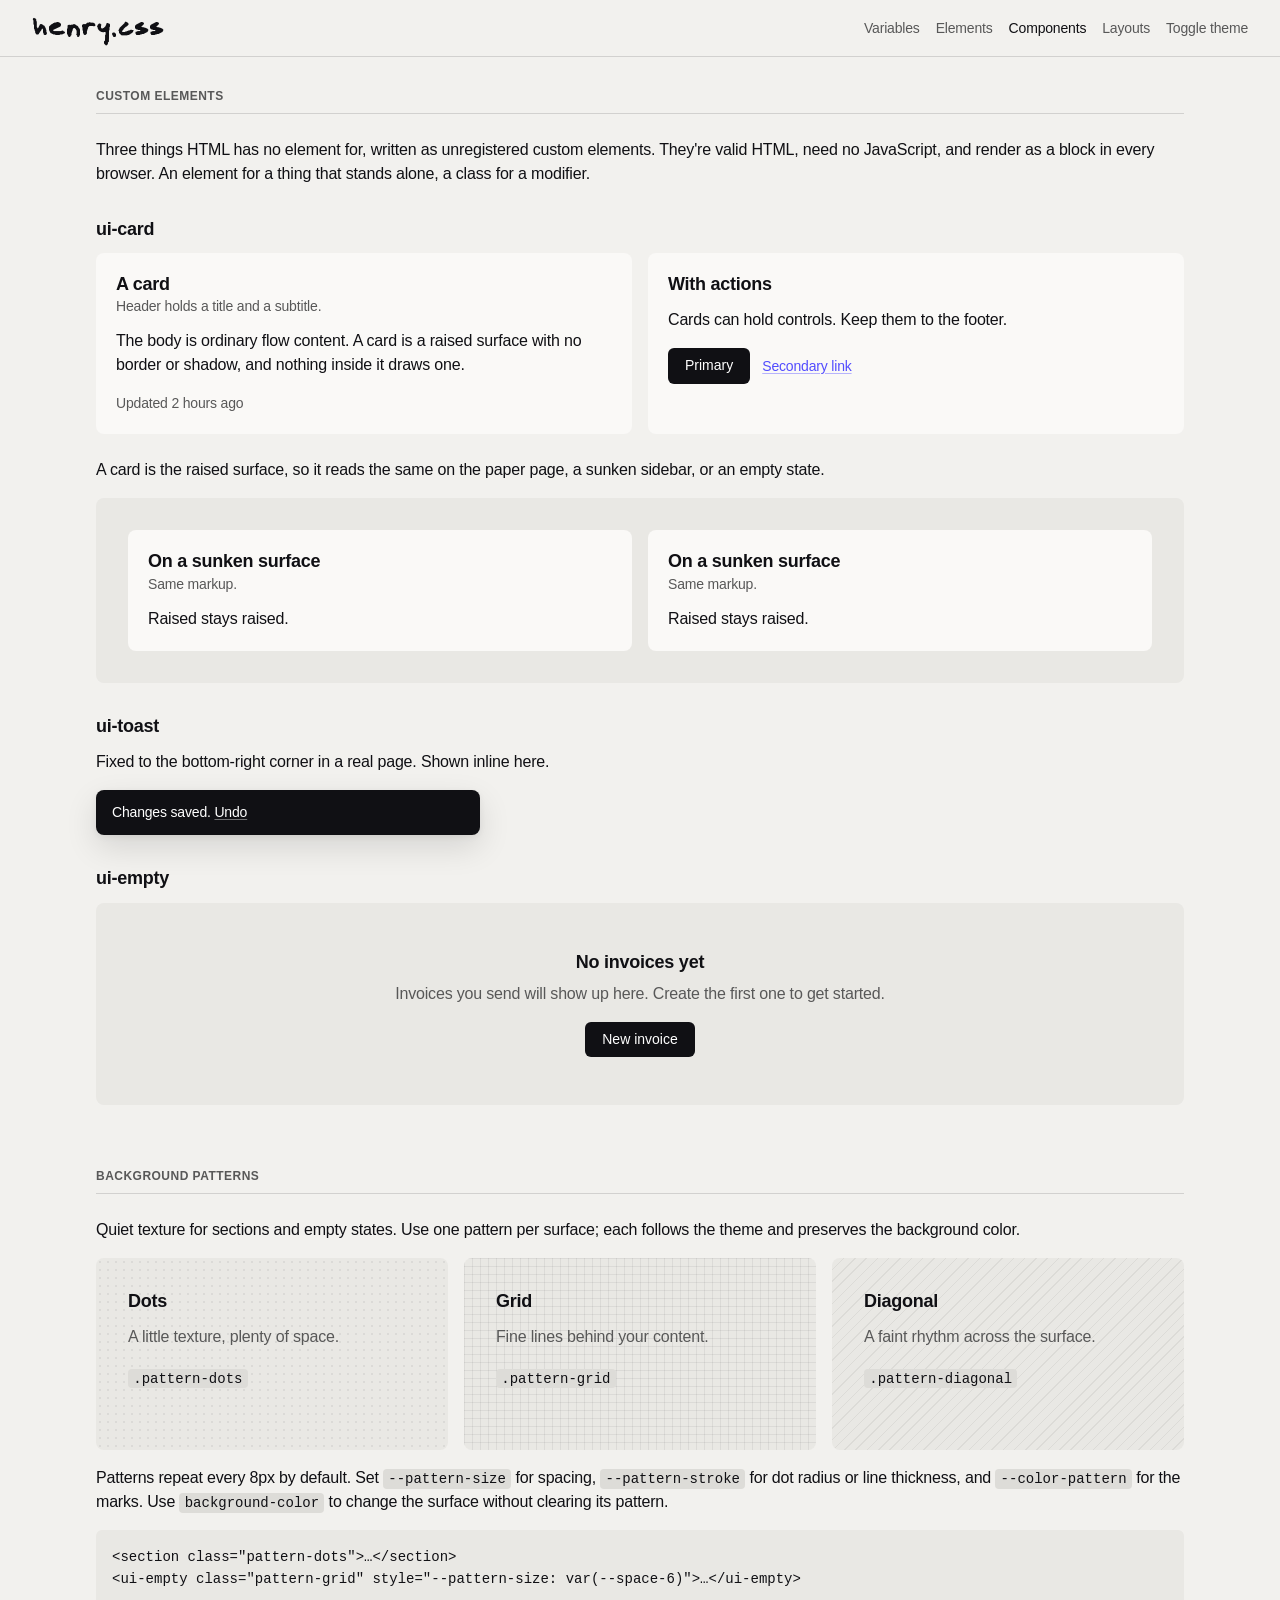
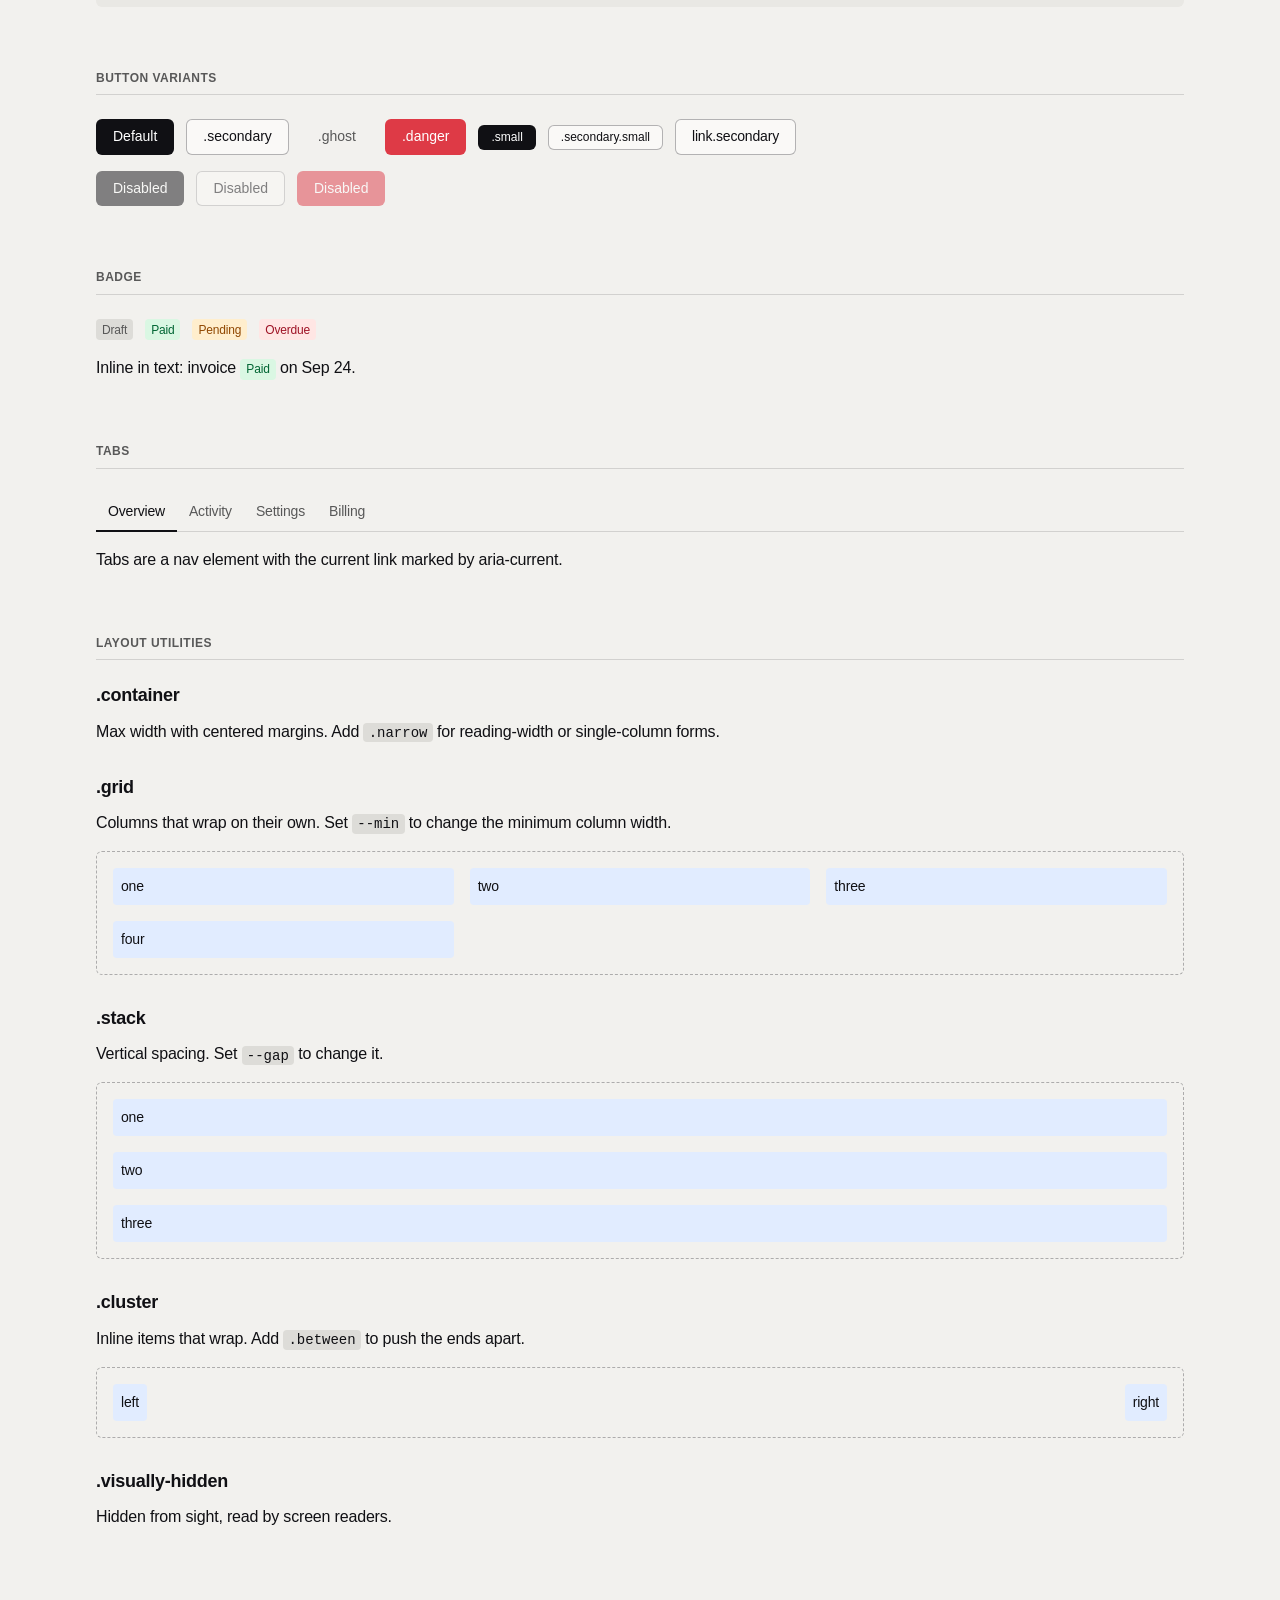
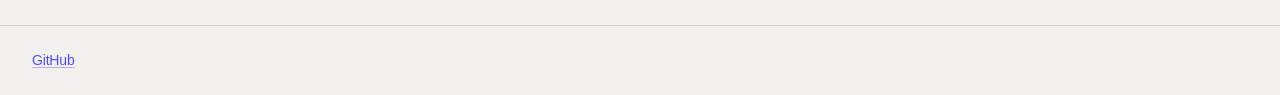
<file: reference/components.html>
<!doctype html>
<html lang="en">
<head>
  <meta charset="utf-8">
  <meta name="viewport" content="width=device-width, initial-scale=1">
  <title>Henry · Components</title>
  <link rel="stylesheet" href="../henry.css">
  <style>
    /* Wordmark: Henry's Hand SemiBold, by Henry Poydar, OFL 1.1. Subset to the letters in "henry.css". Site chrome only. */
    @font-face { font-family: "Henry's Hand"; src: url("../fonts/henrys-hand-wordmark.woff2") format("woff2"); font-weight: 600; font-display: swap; }
    .wordmark { font-family: "Henry's Hand", var(--font-sans); font-weight: var(--weight-semibold); font-size: 1.35em; line-height: 1; letter-spacing: 0; }
    body > header .wordmark { font-size: 2em; }
    /* Specimen chrome only. Section labels match h6. */
    main { max-width: var(--container-max); margin-inline: auto; width: 100%; }
    main > section { margin-block-end: var(--space-16); }
    main > section > h2:first-child {
      font-size: var(--text-xs); color: var(--color-fg-muted);
      text-transform: uppercase; letter-spacing: 0.04em; margin-block-end: var(--space-6);
      padding-block-end: var(--space-2); border-block-end: 1px solid var(--color-border);
    }
    .demo { padding: var(--space-4); border: 1px dashed var(--color-border-strong); border-radius: var(--radius-md); }
    .demo > * { background: var(--color-accent-subtle); padding: var(--space-2); border-radius: var(--radius-sm); font-size: var(--text-sm); }
    ui-toast { position: static; }
    .pattern-sample {
      padding: var(--space-8);
      min-height: calc(var(--space-16) * 3);
      background-color: var(--color-bg-subtle);
      border-radius: var(--radius-lg);
    }
    .pattern-sample p { color: var(--color-fg-muted); }
  </style>
</head>
<body>
  <header>
    <h1><a href="../" style="color: inherit; text-decoration: none"><span class="wordmark">henry.css</span></a></h1>
    <nav>
      <ul>
        <li><a href="index.html">Variables</a></li>
        <li><a href="elements.html">Elements</a></li>
        <li><a href="components.html" aria-current="page">Components</a></li>
        <li><a href="layouts/">Layouts</a></li>
        <li><a href="#" data-toggle-theme>Toggle theme</a></li>
      </ul>
    </nav>
    <details>
      <summary><svg aria-hidden="true" viewBox="0 0 256 256"><path d="M224,128a8,8,0,0,1-8,8H40a8,8,0,0,1,0-16H216A8,8,0,0,1,224,128ZM40,72H216a8,8,0,0,0,0-16H40a8,8,0,0,0,0,16ZM216,184H40a8,8,0,0,0,0,16H216a8,8,0,0,0,0-16Z"/></svg><span class="visually-hidden">Menu</span></summary>
      <nav aria-label="Mobile">
        <ul>
          <li><a href="index.html">Variables</a></li>
          <li><a href="elements.html">Elements</a></li>
          <li><a href="components.html" aria-current="page">Components</a></li>
          <li><a href="layouts/">Layouts</a></li>
          <li><a href="#" data-toggle-theme>Toggle theme</a></li>
        </ul>
      </nav>
    </details>
  </header>

  <main>
    <section>
      <h2>Custom elements</h2>
      <p>Three things HTML has no element for, written as unregistered custom elements. They're valid HTML, need no JavaScript, and render as a block in every browser. An element for a thing that stands alone, a class for a modifier.</p>
      <h3>ui-card</h3>
      <div class="grid" style="--min: 18rem">
        <ui-card>
          <header>
            <h3>A card</h3>
            <p>Header holds a title and a subtitle.</p>
          </header>
          <p>The body is ordinary flow content. A card is a raised surface with no border or shadow, and nothing inside it draws one.</p>
          <footer>Updated 2 hours ago</footer>
        </ui-card>
        <ui-card>
          <header><h3>With actions</h3></header>
          <p>Cards can hold controls. Keep them to the footer.</p>
          <footer class="cluster"><button type="button">Primary</button><a href="#">Secondary link</a></footer>
        </ui-card>
      </div>
      <p style="margin-block-start: var(--space-6)">A card is the raised surface, so it reads the same on the paper page, a sunken sidebar, or an empty state.</p>
      <div style="background-color: var(--color-bg-subtle); padding: var(--space-8); border-radius: var(--radius-lg)">
        <div class="grid" style="--min: 16rem">
          <ui-card><header><h3>On a sunken surface</h3><p>Same markup.</p></header><p>Raised stays raised.</p></ui-card>
          <ui-card><header><h3>On a sunken surface</h3><p>Same markup.</p></header><p>Raised stays raised.</p></ui-card>
        </div>
      </div>
      <h3 style="margin-block-start: var(--space-8)">ui-toast</h3>
      <p>Fixed to the bottom-right corner in a real page. Shown inline here.</p>
      <ui-toast role="status">Changes saved. <a href="#">Undo</a></ui-toast>
      <h3 style="margin-block-start: var(--space-8)">ui-empty</h3>
      <ui-empty>
        <h3>No invoices yet</h3>
        <p>Invoices you send will show up here. Create the first one to get started.</p>
        <p><button type="button">New invoice</button></p>
      </ui-empty>
    </section>

    <section id="patterns">
      <h2>Background patterns</h2>
      <p>Quiet texture for sections and empty states. Use one pattern per surface; each follows the theme and preserves the background color.</p>
      <div class="grid">
        <section class="pattern-sample pattern-dots">
          <h3>Dots</h3>
          <p>A little texture, plenty of space.</p>
          <code>.pattern-dots</code>
        </section>
        <section class="pattern-sample pattern-grid">
          <h3>Grid</h3>
          <p>Fine lines behind your content.</p>
          <code>.pattern-grid</code>
        </section>
        <section class="pattern-sample pattern-diagonal">
          <h3>Diagonal</h3>
          <p>A faint rhythm across the surface.</p>
          <code>.pattern-diagonal</code>
        </section>
      </div>
      <p style="margin-block-start: var(--space-4)">Patterns repeat every 8px by default. Set <code>--pattern-size</code> for spacing, <code>--pattern-stroke</code> for dot radius or line thickness, and <code>--color-pattern</code> for the marks. Use <code>background-color</code> to change the surface without clearing its pattern.</p>
      <pre><code>&lt;section class="pattern-dots"&gt;…&lt;/section&gt;
&lt;ui-empty class="pattern-grid" style="--pattern-size: var(--space-6)"&gt;…&lt;/ui-empty&gt;</code></pre>
    </section>

    <section>
      <h2>Button variants</h2>
      <p class="cluster">
        <button type="button">Default</button>
        <button type="button" class="secondary">.secondary</button>
        <button type="button" class="ghost">.ghost</button>
        <button type="button" class="danger">.danger</button>
        <button type="button" class="small">.small</button>
        <button type="button" class="secondary small">.secondary.small</button>
        <a href="#" role="button" class="secondary">link.secondary</a>
      </p>
      <p class="cluster">
        <button type="button" disabled>Disabled</button>
        <button type="button" class="secondary" disabled>Disabled</button>
        <button type="button" class="danger" disabled>Disabled</button>
      </p>
    </section>

    <section>
      <h2>Badge</h2>
      <p class="cluster">
        <span class="badge">Draft</span>
        <span class="badge success">Paid</span>
        <span class="badge warning">Pending</span>
        <span class="badge danger">Overdue</span>
      </p>
      <p>Inline in text: invoice <span class="badge success">Paid</span> on Sep 24.</p>
    </section>

    <section>
      <h2>Tabs</h2>
      <nav class="tabs" aria-label="Sections">
        <ul>
          <li><a href="#" aria-current="page">Overview</a></li>
          <li><a href="#">Activity</a></li>
          <li><a href="#">Settings</a></li>
          <li><a href="#">Billing</a></li>
        </ul>
      </nav>
      <p style="margin-block-start: var(--space-4)">Tabs are a nav element with the current link marked by aria-current.</p>
    </section>

    <section>
      <h2>Layout utilities</h2>
      <h3>.container</h3>
      <p>Max width with centered margins. Add <code>.narrow</code> for reading-width or single-column forms.</p>
      <h3>.grid</h3>
      <p>Columns that wrap on their own. Set <code>--min</code> to change the minimum column width.</p>
      <div class="grid demo"><div>one</div><div>two</div><div>three</div><div>four</div></div>
      <h3>.stack</h3>
      <p>Vertical spacing. Set <code>--gap</code> to change it.</p>
      <div class="stack demo"><div>one</div><div>two</div><div>three</div></div>
      <h3>.cluster</h3>
      <p>Inline items that wrap. Add <code>.between</code> to push the ends apart.</p>
      <div class="cluster between demo"><div>left</div><div>right</div></div>
      <h3>.visually-hidden</h3>
      <p>Hidden from sight, read by screen readers. <span class="visually-hidden">Like this.</span></p>
    </section>
  </main>

  <footer><a href="https://github.com/henrypoydar/henry.css">GitHub</a></footer>

  <script>
    const root = document.documentElement;
    for (const toggle of document.querySelectorAll('[data-toggle-theme]')) toggle.addEventListener('click', (e) => {
      e.preventDefault();
      const dark = root.dataset.theme === 'dark' || (!root.dataset.theme && matchMedia('(prefers-color-scheme: dark)').matches);
      root.dataset.theme = dark ? 'light' : 'dark';
    });
  </script>
</body>
</html>
</file>
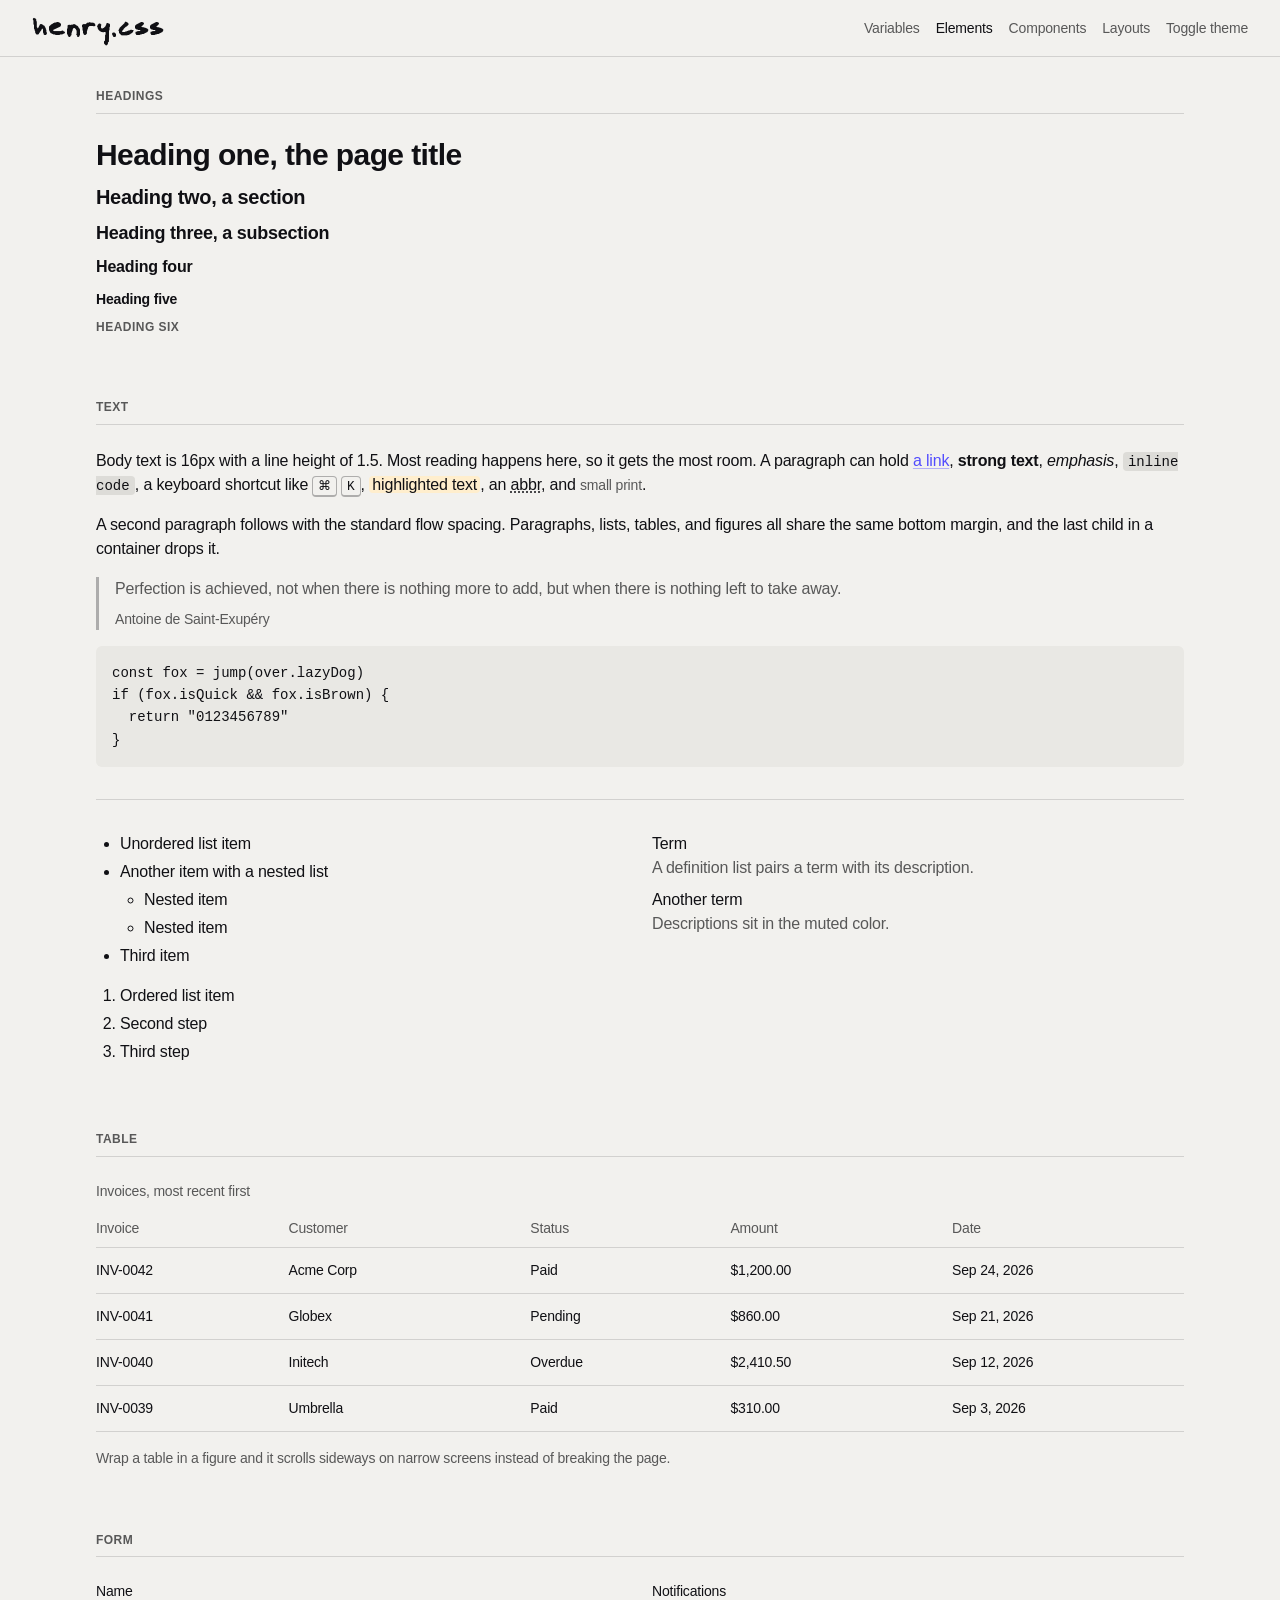
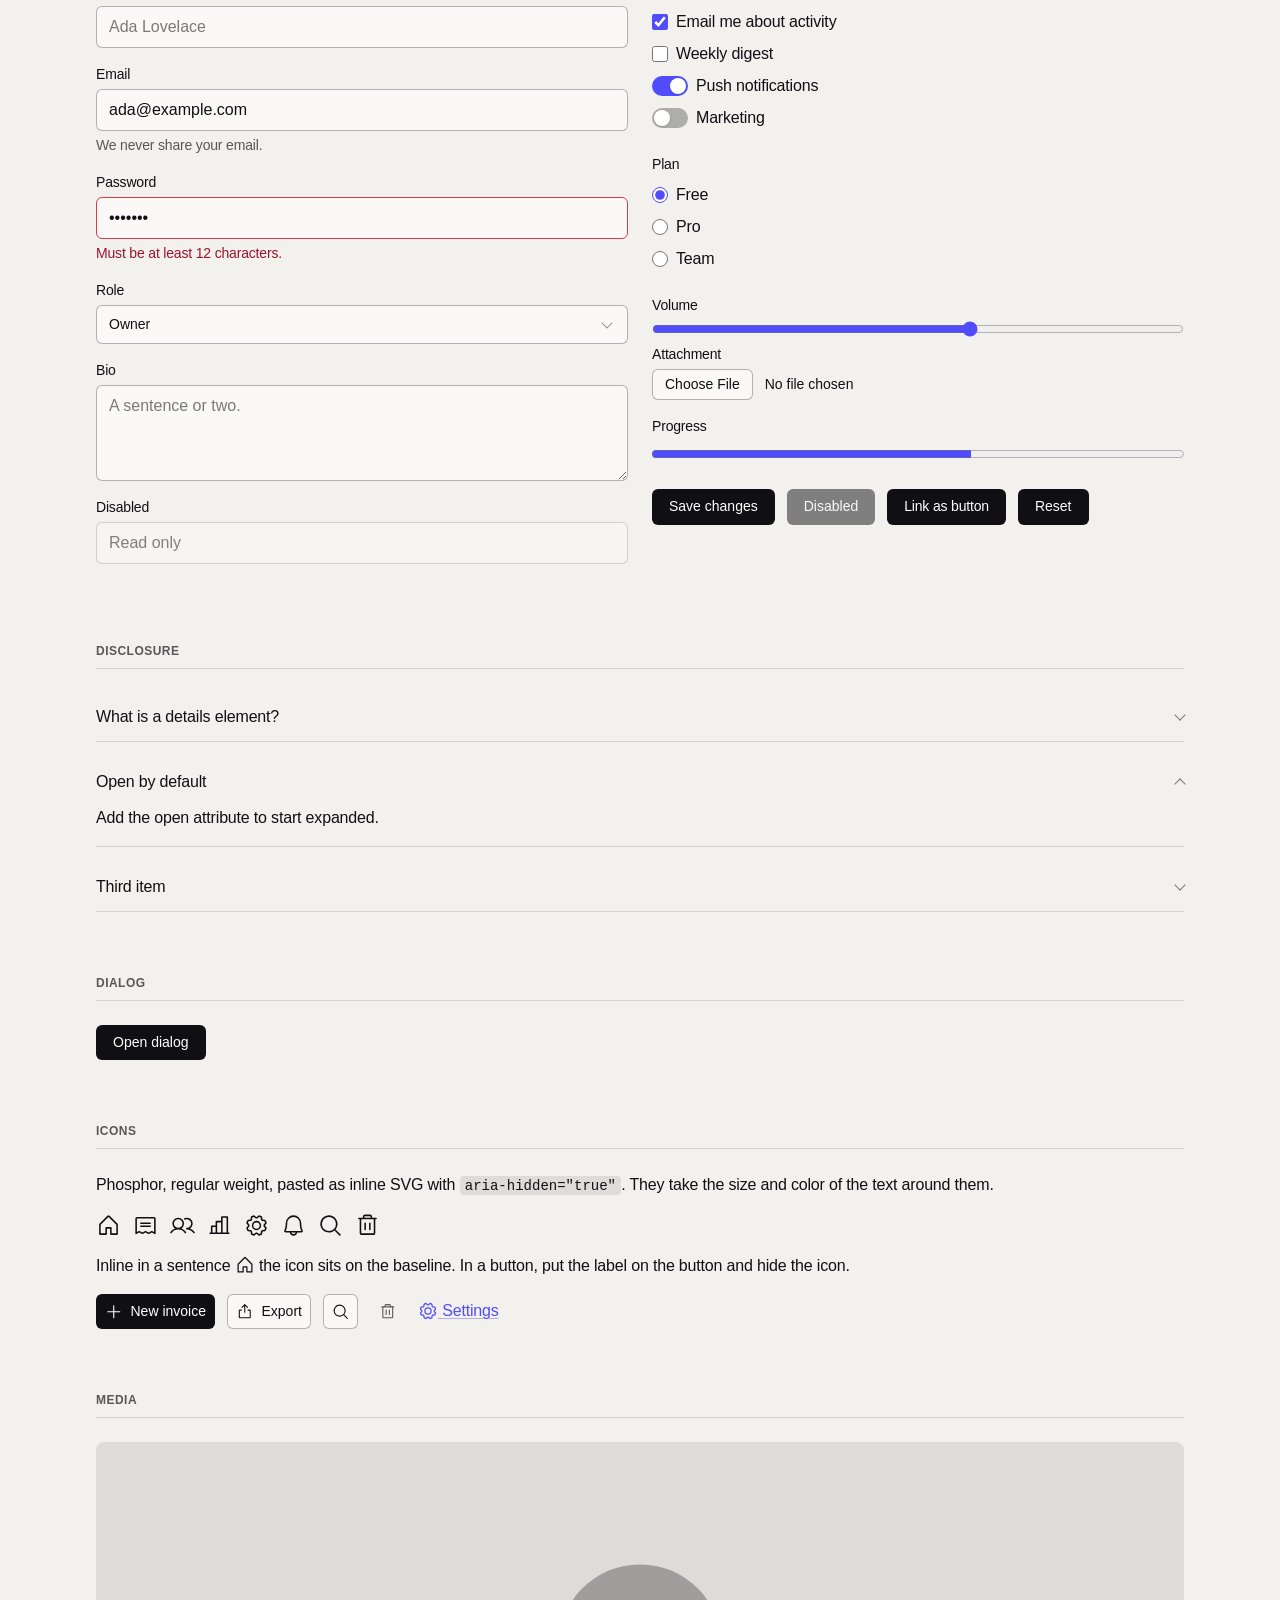
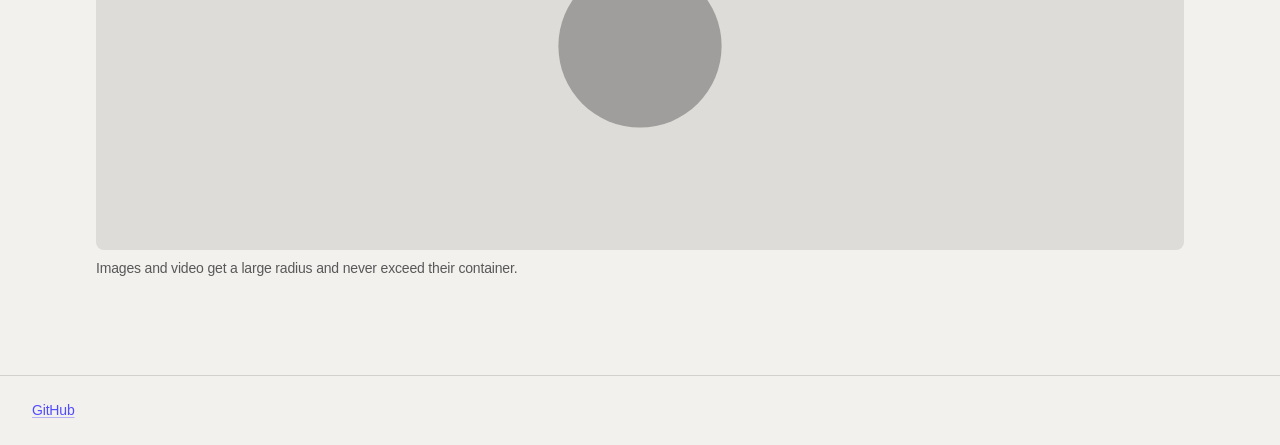
<file: reference/elements.html>
<!doctype html>
<html lang="en">
<head>
  <meta charset="utf-8">
  <meta name="viewport" content="width=device-width, initial-scale=1">
  <title>Henry · Elements</title>
  <link rel="stylesheet" href="../henry.css">
  <style>
    /* Wordmark: Henry's Hand SemiBold, by Henry Poydar, OFL 1.1. Subset to the letters in "henry.css". Site chrome only. */
    @font-face { font-family: "Henry's Hand"; src: url("../fonts/henrys-hand-wordmark.woff2") format("woff2"); font-weight: 600; font-display: swap; }
    .wordmark { font-family: "Henry's Hand", var(--font-sans); font-weight: var(--weight-semibold); font-size: 1.35em; line-height: 1; letter-spacing: 0; }
    body > header .wordmark { font-size: 2em; }
    /* Specimen chrome only. Section labels match h6. */
    main { max-width: var(--container-max); margin-inline: auto; width: 100%; }
    main > section { margin-block-end: var(--space-16); }
    main > section > h2:first-child {
      font-size: var(--text-xs); color: var(--color-fg-muted);
      text-transform: uppercase; letter-spacing: 0.04em; margin-block-end: var(--space-6);
      padding-block-end: var(--space-2); border-block-end: 1px solid var(--color-border);
    }
    .row { display: flex; flex-wrap: wrap; gap: var(--space-3); align-items: center; }
    .two { display: grid; grid-template-columns: repeat(auto-fit, minmax(18rem, 1fr)); gap: var(--space-6); }
  </style>
</head>
<body>
  <header>
    <h1><a href="../" style="color: inherit; text-decoration: none"><span class="wordmark">henry.css</span></a></h1>
    <nav>
      <ul>
        <li><a href="index.html">Variables</a></li>
        <li><a href="elements.html" aria-current="page">Elements</a></li>
        <li><a href="components.html">Components</a></li>
        <li><a href="layouts/">Layouts</a></li>
        <li><a href="#" data-toggle-theme>Toggle theme</a></li>
      </ul>
    </nav>
    <details>
      <summary><svg aria-hidden="true" viewBox="0 0 256 256"><path d="M224,128a8,8,0,0,1-8,8H40a8,8,0,0,1,0-16H216A8,8,0,0,1,224,128ZM40,72H216a8,8,0,0,0,0-16H40a8,8,0,0,0,0,16ZM216,184H40a8,8,0,0,0,0,16H216a8,8,0,0,0,0-16Z"/></svg><span class="visually-hidden">Menu</span></summary>
      <nav aria-label="Mobile">
        <ul>
          <li><a href="index.html">Variables</a></li>
          <li><a href="elements.html" aria-current="page">Elements</a></li>
          <li><a href="components.html">Components</a></li>
          <li><a href="layouts/">Layouts</a></li>
          <li><a href="#" data-toggle-theme>Toggle theme</a></li>
        </ul>
      </nav>
    </details>
  </header>

  <main>
    <section>
      <h2>Headings</h2>
      <h1>Heading one, the page title</h1>
      <h2>Heading two, a section</h2>
      <h3>Heading three, a subsection</h3>
      <h4>Heading four</h4>
      <h5>Heading five</h5>
      <h6>Heading six</h6>
    </section>

    <section>
      <h2>Text</h2>
      <p>Body text is 16px with a line height of 1.5. Most reading happens here, so it gets the most room. A paragraph can hold <a href="#">a link</a>, <strong>strong text</strong>, <em>emphasis</em>, <code>inline code</code>, a keyboard shortcut like <kbd>⌘</kbd> <kbd>K</kbd>, <mark>highlighted text</mark>, an <abbr title="abbreviation">abbr</abbr>, and <small>small print</small>.</p>
      <p>A second paragraph follows with the standard flow spacing. Paragraphs, lists, tables, and figures all share the same bottom margin, and the last child in a container drops it.</p>
      <blockquote>
        Perfection is achieved, not when there is nothing more to add, but when there is nothing left to take away.
        <cite>Antoine de Saint-Exupéry</cite>
      </blockquote>
      <pre><code>const fox = jump(over.lazyDog)
if (fox.isQuick &amp;&amp; fox.isBrown) {
  return "0123456789"
}</code></pre>
      <hr>
      <div class="two">
        <div>
          <ul>
            <li>Unordered list item</li>
            <li>Another item with a nested list
              <ul><li>Nested item</li><li>Nested item</li></ul>
            </li>
            <li>Third item</li>
          </ul>
          <ol>
            <li>Ordered list item</li>
            <li>Second step</li>
            <li>Third step</li>
          </ol>
        </div>
        <dl>
          <dt>Term</dt>
          <dd>A definition list pairs a term with its description.</dd>
          <dt>Another term</dt>
          <dd>Descriptions sit in the muted color.</dd>
        </dl>
      </div>
    </section>

    <section>
      <h2>Table</h2>
      <figure>
        <table>
          <caption>Invoices, most recent first</caption>
          <thead>
            <tr><th>Invoice</th><th>Customer</th><th>Status</th><th>Amount</th><th>Date</th></tr>
          </thead>
          <tbody>
            <tr><td>INV-0042</td><td>Acme Corp</td><td>Paid</td><td>$1,200.00</td><td>Sep 24, 2026</td></tr>
            <tr><td>INV-0041</td><td>Globex</td><td>Pending</td><td>$860.00</td><td>Sep 21, 2026</td></tr>
            <tr><td>INV-0040</td><td>Initech</td><td>Overdue</td><td>$2,410.50</td><td>Sep 12, 2026</td></tr>
            <tr><td>INV-0039</td><td>Umbrella</td><td>Paid</td><td>$310.00</td><td>Sep 3, 2026</td></tr>
          </tbody>
        </table>
        <figcaption>Wrap a table in a figure and it scrolls sideways on narrow screens instead of breaking the page.</figcaption>
      </figure>
    </section>

    <section>
      <h2>Form</h2>
      <form class="two" onsubmit="return false">
        <div>
          <label for="name">Name</label>
          <input id="name" type="text" placeholder="Ada Lovelace">
          <label for="email">Email</label>
          <input id="email" type="email" value="ada@example.com">
          <small>We never share your email.</small>
          <label for="pw">Password</label>
          <input id="pw" type="password" value="hunter2" aria-invalid="true">
          <small>Must be at least 12 characters.</small>
          <label>Role
            <select>
              <option>Owner</option>
              <option>Editor</option>
              <option>Viewer</option>
            </select>
          </label>
          <label for="bio">Bio</label>
          <textarea id="bio" placeholder="A sentence or two."></textarea>
          <label for="disabled">Disabled</label>
          <input id="disabled" type="text" value="Read only" disabled>
        </div>
        <div>
          <fieldset>
            <legend>Notifications</legend>
            <label><input type="checkbox" checked> Email me about activity</label>
            <label><input type="checkbox"> Weekly digest</label>
            <label><input type="checkbox" role="switch" checked> Push notifications</label>
            <label><input type="checkbox" role="switch"> Marketing</label>
          </fieldset>
          <fieldset>
            <legend>Plan</legend>
            <label><input type="radio" name="plan" checked> Free</label>
            <label><input type="radio" name="plan"> Pro</label>
            <label><input type="radio" name="plan"> Team</label>
          </fieldset>
          <label for="vol">Volume</label>
          <input id="vol" type="range" value="60">
          <label for="file">Attachment</label>
          <input id="file" type="file">
          <label for="prog">Progress</label>
          <progress id="prog" value="60" max="100"></progress>
          <p class="row" style="margin-block-start: var(--space-6)">
            <button type="submit">Save changes</button>
            <button type="button" disabled>Disabled</button>
            <a href="#" role="button">Link as button</a>
            <input type="reset" value="Reset">
          </p>
        </div>
      </form>
    </section>

    <section>
      <h2>Disclosure</h2>
      <details>
        <summary>What is a details element?</summary>
        <p>A native disclosure widget. No JavaScript, keyboard accessible, and the summary gets a chevron.</p>
      </details>
      <details open>
        <summary>Open by default</summary>
        <p>Add the open attribute to start expanded.</p>
      </details>
      <details>
        <summary>Third item</summary>
        <p>Stacked details share hairlines between them.</p>
      </details>
    </section>

    <section>
      <h2>Dialog</h2>
      <p><button type="button" onclick="document.getElementById('dlg').showModal()">Open dialog</button></p>
      <dialog id="dlg">
        <header>
          <h2>Delete project?</h2>
          <p>This removes the project and all of its data.</p>
        </header>
        <p>You can't undo this. Type the project name to confirm.</p>
        <label for="confirm">Project name</label>
        <input id="confirm" type="text" placeholder="my-project">
        <footer>
          <button type="button" onclick="document.getElementById('dlg').close()">Cancel</button>
          <button type="button" onclick="document.getElementById('dlg').close()">Delete</button>
        </footer>
      </dialog>
    </section>

    <section>
      <h2>Icons</h2>
      <p>Phosphor, regular weight, pasted as inline SVG with <code>aria-hidden="true"</code>. They take the size and color of the text around them.</p>
      <p class="cluster" style="font-size: var(--text-xl)"><svg aria-hidden="true" viewBox="0 0 256 256" fill="currentColor"><path d="M219.31,108.68l-80-80a16,16,0,0,0-22.62,0l-80,80A15.87,15.87,0,0,0,32,120v96a8,8,0,0,0,8,8h64a8,8,0,0,0,8-8V160h32v56a8,8,0,0,0,8,8h64a8,8,0,0,0,8-8V120A15.87,15.87,0,0,0,219.31,108.68ZM208,208H160V152a8,8,0,0,0-8-8H104a8,8,0,0,0-8,8v56H48V120l80-80,80,80Z"/></svg> <svg aria-hidden="true" viewBox="0 0 256 256" fill="currentColor"><path d="M72,104a8,8,0,0,1,8-8h96a8,8,0,0,1,0,16H80A8,8,0,0,1,72,104Zm8,40h96a8,8,0,0,0,0-16H80a8,8,0,0,0,0,16ZM232,56V208a8,8,0,0,1-11.58,7.15L192,200.94l-28.42,14.21a8,8,0,0,1-7.16,0L128,200.94,99.58,215.15a8,8,0,0,1-7.16,0L64,200.94,35.58,215.15A8,8,0,0,1,24,208V56A16,16,0,0,1,40,40H216A16,16,0,0,1,232,56Zm-16,0H40V195.06l20.42-10.22a8,8,0,0,1,7.16,0L96,199.06l28.42-14.22a8,8,0,0,1,7.16,0L160,199.06l28.42-14.22a8,8,0,0,1,7.16,0L216,195.06Z"/></svg> <svg aria-hidden="true" viewBox="0 0 256 256" fill="currentColor"><path d="M117.25,157.92a60,60,0,1,0-66.5,0A95.83,95.83,0,0,0,3.53,195.63a8,8,0,1,0,13.4,8.74,80,80,0,0,1,134.14,0,8,8,0,0,0,13.4-8.74A95.83,95.83,0,0,0,117.25,157.92ZM40,108a44,44,0,1,1,44,44A44.05,44.05,0,0,1,40,108Zm210.14,98.7a8,8,0,0,1-11.07-2.33A79.83,79.83,0,0,0,172,168a8,8,0,0,1,0-16,44,44,0,1,0-16.34-84.87,8,8,0,1,1-5.94-14.85,60,60,0,0,1,55.53,105.64,95.83,95.83,0,0,1,47.22,37.71A8,8,0,0,1,250.14,206.7Z"/></svg> <svg aria-hidden="true" viewBox="0 0 256 256" fill="currentColor"><path d="M224,200h-8V40a8,8,0,0,0-8-8H152a8,8,0,0,0-8,8V80H96a8,8,0,0,0-8,8v40H48a8,8,0,0,0-8,8v64H32a8,8,0,0,0,0,16H224a8,8,0,0,0,0-16ZM160,48h40V200H160ZM104,96h40V200H104ZM56,144H88v56H56Z"/></svg> <svg aria-hidden="true" viewBox="0 0 256 256" fill="currentColor"><path d="M128,80a48,48,0,1,0,48,48A48.05,48.05,0,0,0,128,80Zm0,80a32,32,0,1,1,32-32A32,32,0,0,1,128,160Zm88-29.84q.06-2.16,0-4.32l14.92-18.64a8,8,0,0,0,1.48-7.06,107.21,107.21,0,0,0-10.88-26.25,8,8,0,0,0-6-3.93l-23.72-2.64q-1.48-1.56-3-3L186,40.54a8,8,0,0,0-3.94-6,107.71,107.71,0,0,0-26.25-10.87,8,8,0,0,0-7.06,1.49L130.16,40Q128,40,125.84,40L107.2,25.11a8,8,0,0,0-7.06-1.48A107.6,107.6,0,0,0,73.89,34.51a8,8,0,0,0-3.93,6L67.32,64.27q-1.56,1.49-3,3L40.54,70a8,8,0,0,0-6,3.94,107.71,107.71,0,0,0-10.87,26.25,8,8,0,0,0,1.49,7.06L40,125.84Q40,128,40,130.16L25.11,148.8a8,8,0,0,0-1.48,7.06,107.21,107.21,0,0,0,10.88,26.25,8,8,0,0,0,6,3.93l23.72,2.64q1.49,1.56,3,3L70,215.46a8,8,0,0,0,3.94,6,107.71,107.71,0,0,0,26.25,10.87,8,8,0,0,0,7.06-1.49L125.84,216q2.16.06,4.32,0l18.64,14.92a8,8,0,0,0,7.06,1.48,107.21,107.21,0,0,0,26.25-10.88,8,8,0,0,0,3.93-6l2.64-23.72q1.56-1.48,3-3L215.46,186a8,8,0,0,0,6-3.94,107.71,107.71,0,0,0,10.87-26.25,8,8,0,0,0-1.49-7.06Zm-16.1-6.5a73.93,73.93,0,0,1,0,8.68,8,8,0,0,0,1.74,5.48l14.19,17.73a91.57,91.57,0,0,1-6.23,15L187,173.11a8,8,0,0,0-5.1,2.64,74.11,74.11,0,0,1-6.14,6.14,8,8,0,0,0-2.64,5.1l-2.51,22.58a91.32,91.32,0,0,1-15,6.23l-17.74-14.19a8,8,0,0,0-5-1.75h-.48a73.93,73.93,0,0,1-8.68,0,8,8,0,0,0-5.48,1.74L100.45,215.8a91.57,91.57,0,0,1-15-6.23L82.89,187a8,8,0,0,0-2.64-5.1,74.11,74.11,0,0,1-6.14-6.14,8,8,0,0,0-5.1-2.64L46.43,170.6a91.32,91.32,0,0,1-6.23-15l14.19-17.74a8,8,0,0,0,1.74-5.48,73.93,73.93,0,0,1,0-8.68,8,8,0,0,0-1.74-5.48L40.2,100.45a91.57,91.57,0,0,1,6.23-15L69,82.89a8,8,0,0,0,5.1-2.64,74.11,74.11,0,0,1,6.14-6.14A8,8,0,0,0,82.89,69L85.4,46.43a91.32,91.32,0,0,1,15-6.23l17.74,14.19a8,8,0,0,0,5.48,1.74,73.93,73.93,0,0,1,8.68,0,8,8,0,0,0,5.48-1.74L155.55,40.2a91.57,91.57,0,0,1,15,6.23L173.11,69a8,8,0,0,0,2.64,5.1,74.11,74.11,0,0,1,6.14,6.14,8,8,0,0,0,5.1,2.64l22.58,2.51a91.32,91.32,0,0,1,6.23,15l-14.19,17.74A8,8,0,0,0,199.87,123.66Z"/></svg> <svg aria-hidden="true" viewBox="0 0 256 256" fill="currentColor"><path d="M221.8,175.94C216.25,166.38,208,139.33,208,104a80,80,0,1,0-160,0c0,35.34-8.26,62.38-13.81,71.94A16,16,0,0,0,48,200H88.81a40,40,0,0,0,78.38,0H208a16,16,0,0,0,13.8-24.06ZM128,216a24,24,0,0,1-22.62-16h45.24A24,24,0,0,1,128,216ZM48,184c7.7-13.24,16-43.92,16-80a64,64,0,1,1,128,0c0,36.05,8.28,66.73,16,80Z"/></svg> <svg aria-hidden="true" viewBox="0 0 256 256" fill="currentColor"><path d="M229.66,218.34l-50.07-50.06a88.11,88.11,0,1,0-11.31,11.31l50.06,50.07a8,8,0,0,0,11.32-11.32ZM40,112a72,72,0,1,1,72,72A72.08,72.08,0,0,1,40,112Z"/></svg> <svg aria-hidden="true" viewBox="0 0 256 256" fill="currentColor"><path d="M216,48H176V40a24,24,0,0,0-24-24H104A24,24,0,0,0,80,40v8H40a8,8,0,0,0,0,16h8V208a16,16,0,0,0,16,16H192a16,16,0,0,0,16-16V64h8a8,8,0,0,0,0-16ZM96,40a8,8,0,0,1,8-8h48a8,8,0,0,1,8,8v8H96Zm96,168H64V64H192ZM112,104v64a8,8,0,0,1-16,0V104a8,8,0,0,1,16,0Zm48,0v64a8,8,0,0,1-16,0V104a8,8,0,0,1,16,0Z"/></svg></p>
      <p>Inline in a sentence <svg aria-hidden="true" viewBox="0 0 256 256" fill="currentColor"><path d="M219.31,108.68l-80-80a16,16,0,0,0-22.62,0l-80,80A15.87,15.87,0,0,0,32,120v96a8,8,0,0,0,8,8h64a8,8,0,0,0,8-8V160h32v56a8,8,0,0,0,8,8h64a8,8,0,0,0,8-8V120A15.87,15.87,0,0,0,219.31,108.68ZM208,208H160V152a8,8,0,0,0-8-8H104a8,8,0,0,0-8,8v56H48V120l80-80,80,80Z"/></svg> the icon sits on the baseline. In a button, put the label on the button and hide the icon.</p>
      <p class="cluster">
        <button type="button"><svg aria-hidden="true" viewBox="0 0 256 256" fill="currentColor"><path d="M224,128a8,8,0,0,1-8,8H136v80a8,8,0,0,1-16,0V136H40a8,8,0,0,1,0-16h80V40a8,8,0,0,1,16,0v80h80A8,8,0,0,1,224,128Z"/></svg> New invoice</button>
        <button type="button" class="secondary"><svg aria-hidden="true" viewBox="0 0 256 256" fill="currentColor"><path d="M216,112v96a16,16,0,0,1-16,16H56a16,16,0,0,1-16-16V112A16,16,0,0,1,56,96H80a8,8,0,0,1,0,16H56v96H200V112H176a8,8,0,0,1,0-16h24A16,16,0,0,1,216,112ZM93.66,69.66,120,43.31V136a8,8,0,0,0,16,0V43.31l26.34,26.35a8,8,0,0,0,11.32-11.32l-40-40a8,8,0,0,0-11.32,0l-40,40A8,8,0,0,0,93.66,69.66Z"/></svg> Export</button>
        <button type="button" class="secondary" aria-label="Search"><svg aria-hidden="true" viewBox="0 0 256 256" fill="currentColor"><path d="M229.66,218.34l-50.07-50.06a88.11,88.11,0,1,0-11.31,11.31l50.06,50.07a8,8,0,0,0,11.32-11.32ZM40,112a72,72,0,1,1,72,72A72.08,72.08,0,0,1,40,112Z"/></svg></button>
        <button type="button" class="ghost" aria-label="Delete"><svg aria-hidden="true" viewBox="0 0 256 256" fill="currentColor"><path d="M216,48H176V40a24,24,0,0,0-24-24H104A24,24,0,0,0,80,40v8H40a8,8,0,0,0,0,16h8V208a16,16,0,0,0,16,16H192a16,16,0,0,0,16-16V64h8a8,8,0,0,0,0-16ZM96,40a8,8,0,0,1,8-8h48a8,8,0,0,1,8,8v8H96Zm96,168H64V64H192ZM112,104v64a8,8,0,0,1-16,0V104a8,8,0,0,1,16,0Zm48,0v64a8,8,0,0,1-16,0V104a8,8,0,0,1,16,0Z"/></svg></button>
        <a href="#"><svg aria-hidden="true" viewBox="0 0 256 256" fill="currentColor"><path d="M128,80a48,48,0,1,0,48,48A48.05,48.05,0,0,0,128,80Zm0,80a32,32,0,1,1,32-32A32,32,0,0,1,128,160Zm88-29.84q.06-2.16,0-4.32l14.92-18.64a8,8,0,0,0,1.48-7.06,107.21,107.21,0,0,0-10.88-26.25,8,8,0,0,0-6-3.93l-23.72-2.64q-1.48-1.56-3-3L186,40.54a8,8,0,0,0-3.94-6,107.71,107.71,0,0,0-26.25-10.87,8,8,0,0,0-7.06,1.49L130.16,40Q128,40,125.84,40L107.2,25.11a8,8,0,0,0-7.06-1.48A107.6,107.6,0,0,0,73.89,34.51a8,8,0,0,0-3.93,6L67.32,64.27q-1.56,1.49-3,3L40.54,70a8,8,0,0,0-6,3.94,107.71,107.71,0,0,0-10.87,26.25,8,8,0,0,0,1.49,7.06L40,125.84Q40,128,40,130.16L25.11,148.8a8,8,0,0,0-1.48,7.06,107.21,107.21,0,0,0,10.88,26.25,8,8,0,0,0,6,3.93l23.72,2.64q1.49,1.56,3,3L70,215.46a8,8,0,0,0,3.94,6,107.71,107.71,0,0,0,26.25,10.87,8,8,0,0,0,7.06-1.49L125.84,216q2.16.06,4.32,0l18.64,14.92a8,8,0,0,0,7.06,1.48,107.21,107.21,0,0,0,26.25-10.88,8,8,0,0,0,3.93-6l2.64-23.72q1.56-1.48,3-3L215.46,186a8,8,0,0,0,6-3.94,107.71,107.71,0,0,0,10.87-26.25,8,8,0,0,0-1.49-7.06Zm-16.1-6.5a73.93,73.93,0,0,1,0,8.68,8,8,0,0,0,1.74,5.48l14.19,17.73a91.57,91.57,0,0,1-6.23,15L187,173.11a8,8,0,0,0-5.1,2.64,74.11,74.11,0,0,1-6.14,6.14,8,8,0,0,0-2.64,5.1l-2.51,22.58a91.32,91.32,0,0,1-15,6.23l-17.74-14.19a8,8,0,0,0-5-1.75h-.48a73.93,73.93,0,0,1-8.68,0,8,8,0,0,0-5.48,1.74L100.45,215.8a91.57,91.57,0,0,1-15-6.23L82.89,187a8,8,0,0,0-2.64-5.1,74.11,74.11,0,0,1-6.14-6.14,8,8,0,0,0-5.1-2.64L46.43,170.6a91.32,91.32,0,0,1-6.23-15l14.19-17.74a8,8,0,0,0,1.74-5.48,73.93,73.93,0,0,1,0-8.68,8,8,0,0,0-1.74-5.48L40.2,100.45a91.57,91.57,0,0,1,6.23-15L69,82.89a8,8,0,0,0,5.1-2.64,74.11,74.11,0,0,1,6.14-6.14A8,8,0,0,0,82.89,69L85.4,46.43a91.32,91.32,0,0,1,15-6.23l17.74,14.19a8,8,0,0,0,5.48,1.74,73.93,73.93,0,0,1,8.68,0,8,8,0,0,0,5.48-1.74L155.55,40.2a91.57,91.57,0,0,1,15,6.23L173.11,69a8,8,0,0,0,2.64,5.1,74.11,74.11,0,0,1,6.14,6.14,8,8,0,0,0,5.1,2.64l22.58,2.51a91.32,91.32,0,0,1,6.23,15l-14.19,17.74A8,8,0,0,0,199.87,123.66Z"/></svg> Settings</a>
      </p>
    </section>

    <section>
      <h2>Media</h2>
      <figure>
        <svg width="640" height="240" viewBox="0 0 640 240" role="img" aria-label="Placeholder image" style="width:100%;height:auto;border-radius:var(--radius-lg)">
          <rect width="640" height="240" fill="var(--color-bg-muted)"/>
          <circle cx="320" cy="120" r="48" fill="var(--color-border-strong)"/>
        </svg>
        <figcaption>Images and video get a large radius and never exceed their container.</figcaption>
      </figure>
    </section>
  </main>

  <footer><a href="https://github.com/henrypoydar/henry.css">GitHub</a></footer>

  <script>
    const root = document.documentElement;
    for (const toggle of document.querySelectorAll('[data-toggle-theme]')) toggle.addEventListener('click', (e) => {
      e.preventDefault();
      const dark = root.dataset.theme === 'dark' || (!root.dataset.theme && matchMedia('(prefers-color-scheme: dark)').matches);
      root.dataset.theme = dark ? 'light' : 'dark';
    });
  </script>
</body>
</html>
</file>
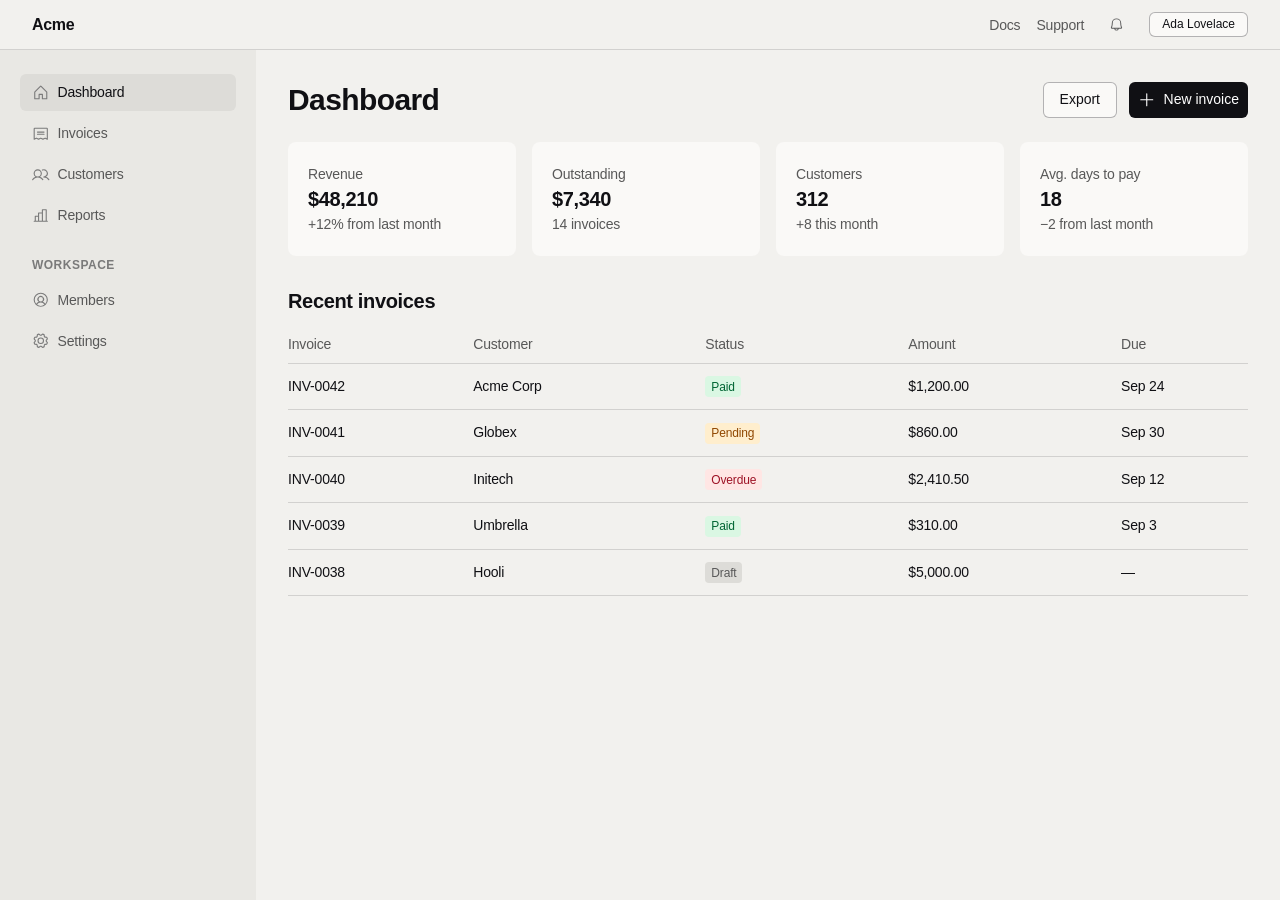
<file: reference/layouts/app-shell.html>
<!doctype html>
<html lang="en">
<head>
  <meta charset="utf-8">
  <meta name="viewport" content="width=device-width, initial-scale=1">
  <title>Dashboard · Acme</title>
  <link rel="stylesheet" href="../../henry.css">
</head>
<body>
  <header>
    <h1>Acme</h1>
    <nav class="cluster">
      <ul>
        <li><a href="#">Docs</a></li>
        <li><a href="#">Support</a></li>
      </ul>
      <button type="button" class="ghost small" aria-label="Notifications"><svg aria-hidden="true" viewBox="0 0 256 256" fill="currentColor"><path d="M221.8,175.94C216.25,166.38,208,139.33,208,104a80,80,0,1,0-160,0c0,35.34-8.26,62.38-13.81,71.94A16,16,0,0,0,48,200H88.81a40,40,0,0,0,78.38,0H208a16,16,0,0,0,13.8-24.06ZM128,216a24,24,0,0,1-22.62-16h45.24A24,24,0,0,1,128,216ZM48,184c7.7-13.24,16-43.92,16-80a64,64,0,1,1,128,0c0,36.05,8.28,66.73,16,80Z"/></svg></button>
      <button type="button" class="secondary small">Ada Lovelace</button>
    </nav>
    <details>
      <summary><svg aria-hidden="true" viewBox="0 0 256 256"><path d="M224,128a8,8,0,0,1-8,8H40a8,8,0,0,1,0-16H216A8,8,0,0,1,224,128ZM40,72H216a8,8,0,0,0,0-16H40a8,8,0,0,0,0,16ZM216,184H40a8,8,0,0,0,0,16H216a8,8,0,0,0,0-16Z"/></svg><span class="visually-hidden">Menu</span></summary>
    <nav aria-label="Mobile">
      <ul>
        <li><a href="app-shell.html" aria-current="page"><svg aria-hidden="true" viewBox="0 0 256 256" fill="currentColor"><path d="M219.31,108.68l-80-80a16,16,0,0,0-22.62,0l-80,80A15.87,15.87,0,0,0,32,120v96a8,8,0,0,0,8,8h64a8,8,0,0,0,8-8V160h32v56a8,8,0,0,0,8,8h64a8,8,0,0,0,8-8V120A15.87,15.87,0,0,0,219.31,108.68ZM208,208H160V152a8,8,0,0,0-8-8H104a8,8,0,0,0-8,8v56H48V120l80-80,80,80Z"/></svg> Dashboard</a></li>
        <li><a href="list.html"><svg aria-hidden="true" viewBox="0 0 256 256" fill="currentColor"><path d="M72,104a8,8,0,0,1,8-8h96a8,8,0,0,1,0,16H80A8,8,0,0,1,72,104Zm8,40h96a8,8,0,0,0,0-16H80a8,8,0,0,0,0,16ZM232,56V208a8,8,0,0,1-11.58,7.15L192,200.94l-28.42,14.21a8,8,0,0,1-7.16,0L128,200.94,99.58,215.15a8,8,0,0,1-7.16,0L64,200.94,35.58,215.15A8,8,0,0,1,24,208V56A16,16,0,0,1,40,40H216A16,16,0,0,1,232,56Zm-16,0H40V195.06l20.42-10.22a8,8,0,0,1,7.16,0L96,199.06l28.42-14.22a8,8,0,0,1,7.16,0L160,199.06l28.42-14.22a8,8,0,0,1,7.16,0L216,195.06Z"/></svg> Invoices</a></li>
        <li><a href="#"><svg aria-hidden="true" viewBox="0 0 256 256" fill="currentColor"><path d="M117.25,157.92a60,60,0,1,0-66.5,0A95.83,95.83,0,0,0,3.53,195.63a8,8,0,1,0,13.4,8.74,80,80,0,0,1,134.14,0,8,8,0,0,0,13.4-8.74A95.83,95.83,0,0,0,117.25,157.92ZM40,108a44,44,0,1,1,44,44A44.05,44.05,0,0,1,40,108Zm210.14,98.7a8,8,0,0,1-11.07-2.33A79.83,79.83,0,0,0,172,168a8,8,0,0,1,0-16,44,44,0,1,0-16.34-84.87,8,8,0,1,1-5.94-14.85,60,60,0,0,1,55.53,105.64,95.83,95.83,0,0,1,47.22,37.71A8,8,0,0,1,250.14,206.7Z"/></svg> Customers</a></li>
        <li><a href="#"><svg aria-hidden="true" viewBox="0 0 256 256" fill="currentColor"><path d="M224,200h-8V40a8,8,0,0,0-8-8H152a8,8,0,0,0-8,8V80H96a8,8,0,0,0-8,8v40H48a8,8,0,0,0-8,8v64H32a8,8,0,0,0,0,16H224a8,8,0,0,0,0-16ZM160,48h40V200H160ZM104,96h40V200H104ZM56,144H88v56H56Z"/></svg> Reports</a></li>
      </ul>
      <h3>Workspace</h3>
      <ul>
        <li><a href="#"><svg aria-hidden="true" viewBox="0 0 256 256" fill="currentColor"><path d="M128,24A104,104,0,1,0,232,128,104.11,104.11,0,0,0,128,24ZM74.08,197.5a64,64,0,0,1,107.84,0,87.83,87.83,0,0,1-107.84,0ZM96,120a32,32,0,1,1,32,32A32,32,0,0,1,96,120Zm97.76,66.41a79.66,79.66,0,0,0-36.06-28.75,48,48,0,1,0-59.4,0,79.66,79.66,0,0,0-36.06,28.75,88,88,0,1,1,131.52,0Z"/></svg> Members</a></li>
        <li><a href="settings.html"><svg aria-hidden="true" viewBox="0 0 256 256" fill="currentColor"><path d="M128,80a48,48,0,1,0,48,48A48.05,48.05,0,0,0,128,80Zm0,80a32,32,0,1,1,32-32A32,32,0,0,1,128,160Zm88-29.84q.06-2.16,0-4.32l14.92-18.64a8,8,0,0,0,1.48-7.06,107.21,107.21,0,0,0-10.88-26.25,8,8,0,0,0-6-3.93l-23.72-2.64q-1.48-1.56-3-3L186,40.54a8,8,0,0,0-3.94-6,107.71,107.71,0,0,0-26.25-10.87,8,8,0,0,0-7.06,1.49L130.16,40Q128,40,125.84,40L107.2,25.11a8,8,0,0,0-7.06-1.48A107.6,107.6,0,0,0,73.89,34.51a8,8,0,0,0-3.93,6L67.32,64.27q-1.56,1.49-3,3L40.54,70a8,8,0,0,0-6,3.94,107.71,107.71,0,0,0-10.87,26.25,8,8,0,0,0,1.49,7.06L40,125.84Q40,128,40,130.16L25.11,148.8a8,8,0,0,0-1.48,7.06,107.21,107.21,0,0,0,10.88,26.25,8,8,0,0,0,6,3.93l23.72,2.64q1.49,1.56,3,3L70,215.46a8,8,0,0,0,3.94,6,107.71,107.71,0,0,0,26.25,10.87,8,8,0,0,0,7.06-1.49L125.84,216q2.16.06,4.32,0l18.64,14.92a8,8,0,0,0,7.06,1.48,107.21,107.21,0,0,0,26.25-10.88,8,8,0,0,0,3.93-6l2.64-23.72q1.56-1.48,3-3L215.46,186a8,8,0,0,0,6-3.94,107.71,107.71,0,0,0,10.87-26.25,8,8,0,0,0-1.49-7.06Zm-16.1-6.5a73.93,73.93,0,0,1,0,8.68,8,8,0,0,0,1.74,5.48l14.19,17.73a91.57,91.57,0,0,1-6.23,15L187,173.11a8,8,0,0,0-5.1,2.64,74.11,74.11,0,0,1-6.14,6.14,8,8,0,0,0-2.64,5.1l-2.51,22.58a91.32,91.32,0,0,1-15,6.23l-17.74-14.19a8,8,0,0,0-5-1.75h-.48a73.93,73.93,0,0,1-8.68,0,8,8,0,0,0-5.48,1.74L100.45,215.8a91.57,91.57,0,0,1-15-6.23L82.89,187a8,8,0,0,0-2.64-5.1,74.11,74.11,0,0,1-6.14-6.14,8,8,0,0,0-5.1-2.64L46.43,170.6a91.32,91.32,0,0,1-6.23-15l14.19-17.74a8,8,0,0,0,1.74-5.48,73.93,73.93,0,0,1,0-8.68,8,8,0,0,0-1.74-5.48L40.2,100.45a91.57,91.57,0,0,1,6.23-15L69,82.89a8,8,0,0,0,5.1-2.64,74.11,74.11,0,0,1,6.14-6.14A8,8,0,0,0,82.89,69L85.4,46.43a91.32,91.32,0,0,1,15-6.23l17.74,14.19a8,8,0,0,0,5.48,1.74,73.93,73.93,0,0,1,8.68,0,8,8,0,0,0,5.48-1.74L155.55,40.2a91.57,91.57,0,0,1,15,6.23L173.11,69a8,8,0,0,0,2.64,5.1,74.11,74.11,0,0,1,6.14,6.14,8,8,0,0,0,5.1,2.64l22.58,2.51a91.32,91.32,0,0,1,6.23,15l-14.19,17.74A8,8,0,0,0,199.87,123.66Z"/></svg> Settings</a></li>
      </ul>
      <h3>Account and help</h3>
      <ul>
        <li><a href="settings.html">Ada Lovelace</a></li>
        <li><a href="#">Notifications</a></li>
        <li><a href="#">Docs</a></li>
        <li><a href="#">Support</a></li>
      </ul>
    </nav>
    </details>
  </header>

  <aside>
    <nav aria-label="Main">
      <ul>
        <li><a href="app-shell.html" aria-current="page"><svg aria-hidden="true" viewBox="0 0 256 256" fill="currentColor"><path d="M219.31,108.68l-80-80a16,16,0,0,0-22.62,0l-80,80A15.87,15.87,0,0,0,32,120v96a8,8,0,0,0,8,8h64a8,8,0,0,0,8-8V160h32v56a8,8,0,0,0,8,8h64a8,8,0,0,0,8-8V120A15.87,15.87,0,0,0,219.31,108.68ZM208,208H160V152a8,8,0,0,0-8-8H104a8,8,0,0,0-8,8v56H48V120l80-80,80,80Z"/></svg> Dashboard</a></li>
        <li><a href="list.html"><svg aria-hidden="true" viewBox="0 0 256 256" fill="currentColor"><path d="M72,104a8,8,0,0,1,8-8h96a8,8,0,0,1,0,16H80A8,8,0,0,1,72,104Zm8,40h96a8,8,0,0,0,0-16H80a8,8,0,0,0,0,16ZM232,56V208a8,8,0,0,1-11.58,7.15L192,200.94l-28.42,14.21a8,8,0,0,1-7.16,0L128,200.94,99.58,215.15a8,8,0,0,1-7.16,0L64,200.94,35.58,215.15A8,8,0,0,1,24,208V56A16,16,0,0,1,40,40H216A16,16,0,0,1,232,56Zm-16,0H40V195.06l20.42-10.22a8,8,0,0,1,7.16,0L96,199.06l28.42-14.22a8,8,0,0,1,7.16,0L160,199.06l28.42-14.22a8,8,0,0,1,7.16,0L216,195.06Z"/></svg> Invoices</a></li>
        <li><a href="#"><svg aria-hidden="true" viewBox="0 0 256 256" fill="currentColor"><path d="M117.25,157.92a60,60,0,1,0-66.5,0A95.83,95.83,0,0,0,3.53,195.63a8,8,0,1,0,13.4,8.74,80,80,0,0,1,134.14,0,8,8,0,0,0,13.4-8.74A95.83,95.83,0,0,0,117.25,157.92ZM40,108a44,44,0,1,1,44,44A44.05,44.05,0,0,1,40,108Zm210.14,98.7a8,8,0,0,1-11.07-2.33A79.83,79.83,0,0,0,172,168a8,8,0,0,1,0-16,44,44,0,1,0-16.34-84.87,8,8,0,1,1-5.94-14.85,60,60,0,0,1,55.53,105.64,95.83,95.83,0,0,1,47.22,37.71A8,8,0,0,1,250.14,206.7Z"/></svg> Customers</a></li>
        <li><a href="#"><svg aria-hidden="true" viewBox="0 0 256 256" fill="currentColor"><path d="M224,200h-8V40a8,8,0,0,0-8-8H152a8,8,0,0,0-8,8V80H96a8,8,0,0,0-8,8v40H48a8,8,0,0,0-8,8v64H32a8,8,0,0,0,0,16H224a8,8,0,0,0,0-16ZM160,48h40V200H160ZM104,96h40V200H104ZM56,144H88v56H56Z"/></svg> Reports</a></li>
      </ul>
      <h3>Workspace</h3>
      <ul>
        <li><a href="#"><svg aria-hidden="true" viewBox="0 0 256 256" fill="currentColor"><path d="M128,24A104,104,0,1,0,232,128,104.11,104.11,0,0,0,128,24ZM74.08,197.5a64,64,0,0,1,107.84,0,87.83,87.83,0,0,1-107.84,0ZM96,120a32,32,0,1,1,32,32A32,32,0,0,1,96,120Zm97.76,66.41a79.66,79.66,0,0,0-36.06-28.75,48,48,0,1,0-59.4,0,79.66,79.66,0,0,0-36.06,28.75,88,88,0,1,1,131.52,0Z"/></svg> Members</a></li>
        <li><a href="settings.html"><svg aria-hidden="true" viewBox="0 0 256 256" fill="currentColor"><path d="M128,80a48,48,0,1,0,48,48A48.05,48.05,0,0,0,128,80Zm0,80a32,32,0,1,1,32-32A32,32,0,0,1,128,160Zm88-29.84q.06-2.16,0-4.32l14.92-18.64a8,8,0,0,0,1.48-7.06,107.21,107.21,0,0,0-10.88-26.25,8,8,0,0,0-6-3.93l-23.72-2.64q-1.48-1.56-3-3L186,40.54a8,8,0,0,0-3.94-6,107.71,107.71,0,0,0-26.25-10.87,8,8,0,0,0-7.06,1.49L130.16,40Q128,40,125.84,40L107.2,25.11a8,8,0,0,0-7.06-1.48A107.6,107.6,0,0,0,73.89,34.51a8,8,0,0,0-3.93,6L67.32,64.27q-1.56,1.49-3,3L40.54,70a8,8,0,0,0-6,3.94,107.71,107.71,0,0,0-10.87,26.25,8,8,0,0,0,1.49,7.06L40,125.84Q40,128,40,130.16L25.11,148.8a8,8,0,0,0-1.48,7.06,107.21,107.21,0,0,0,10.88,26.25,8,8,0,0,0,6,3.93l23.72,2.64q1.49,1.56,3,3L70,215.46a8,8,0,0,0,3.94,6,107.71,107.71,0,0,0,26.25,10.87,8,8,0,0,0,7.06-1.49L125.84,216q2.16.06,4.32,0l18.64,14.92a8,8,0,0,0,7.06,1.48,107.21,107.21,0,0,0,26.25-10.88,8,8,0,0,0,3.93-6l2.64-23.72q1.56-1.48,3-3L215.46,186a8,8,0,0,0,6-3.94,107.71,107.71,0,0,0,10.87-26.25,8,8,0,0,0-1.49-7.06Zm-16.1-6.5a73.93,73.93,0,0,1,0,8.68,8,8,0,0,0,1.74,5.48l14.19,17.73a91.57,91.57,0,0,1-6.23,15L187,173.11a8,8,0,0,0-5.1,2.64,74.11,74.11,0,0,1-6.14,6.14,8,8,0,0,0-2.64,5.1l-2.51,22.58a91.32,91.32,0,0,1-15,6.23l-17.74-14.19a8,8,0,0,0-5-1.75h-.48a73.93,73.93,0,0,1-8.68,0,8,8,0,0,0-5.48,1.74L100.45,215.8a91.57,91.57,0,0,1-15-6.23L82.89,187a8,8,0,0,0-2.64-5.1,74.11,74.11,0,0,1-6.14-6.14,8,8,0,0,0-5.1-2.64L46.43,170.6a91.32,91.32,0,0,1-6.23-15l14.19-17.74a8,8,0,0,0,1.74-5.48,73.93,73.93,0,0,1,0-8.68,8,8,0,0,0-1.74-5.48L40.2,100.45a91.57,91.57,0,0,1,6.23-15L69,82.89a8,8,0,0,0,5.1-2.64,74.11,74.11,0,0,1,6.14-6.14A8,8,0,0,0,82.89,69L85.4,46.43a91.32,91.32,0,0,1,15-6.23l17.74,14.19a8,8,0,0,0,5.48,1.74,73.93,73.93,0,0,1,8.68,0,8,8,0,0,0,5.48-1.74L155.55,40.2a91.57,91.57,0,0,1,15,6.23L173.11,69a8,8,0,0,0,2.64,5.1,74.11,74.11,0,0,1,6.14,6.14,8,8,0,0,0,5.1,2.64l22.58,2.51a91.32,91.32,0,0,1,6.23,15l-14.19,17.74A8,8,0,0,0,199.87,123.66Z"/></svg> Settings</a></li>
      </ul>
    </nav>
  </aside>

  <main>
    <div class="cluster between" style="margin-block-end: var(--space-6)">
      <h1>Dashboard</h1>
      <div class="cluster">
        <button type="button" class="secondary">Export</button>
        <button type="button"><svg aria-hidden="true" viewBox="0 0 256 256" fill="currentColor"><path d="M224,128a8,8,0,0,1-8,8H136v80a8,8,0,0,1-16,0V136H40a8,8,0,0,1,0-16h80V40a8,8,0,0,1,16,0v80h80A8,8,0,0,1,224,128Z"/></svg> New invoice</button>
      </div>
    </div>

    <div class="grid" style="--min: 12rem; margin-block-end: var(--space-8)">
      <ui-card><small>Revenue</small><h2 style="margin:0">$48,210</h2><small>+12% from last month</small></ui-card>
      <ui-card><small>Outstanding</small><h2 style="margin:0">$7,340</h2><small>14 invoices</small></ui-card>
      <ui-card><small>Customers</small><h2 style="margin:0">312</h2><small>+8 this month</small></ui-card>
      <ui-card><small>Avg. days to pay</small><h2 style="margin:0">18</h2><small>−2 from last month</small></ui-card>
    </div>

    <h2>Recent invoices</h2>
    <figure>
      <table>
        <thead><tr><th>Invoice</th><th>Customer</th><th>Status</th><th>Amount</th><th>Due</th></tr></thead>
        <tbody>
          <tr><td>INV-0042</td><td>Acme Corp</td><td><span class="badge success">Paid</span></td><td>$1,200.00</td><td>Sep 24</td></tr>
          <tr><td>INV-0041</td><td>Globex</td><td><span class="badge warning">Pending</span></td><td>$860.00</td><td>Sep 30</td></tr>
          <tr><td>INV-0040</td><td>Initech</td><td><span class="badge danger">Overdue</span></td><td>$2,410.50</td><td>Sep 12</td></tr>
          <tr><td>INV-0039</td><td>Umbrella</td><td><span class="badge success">Paid</span></td><td>$310.00</td><td>Sep 3</td></tr>
          <tr><td>INV-0038</td><td>Hooli</td><td><span class="badge">Draft</span></td><td>$5,000.00</td><td>—</td></tr>
        </tbody>
      </table>
    </figure>
  </main>
</body>
</html>
</file>
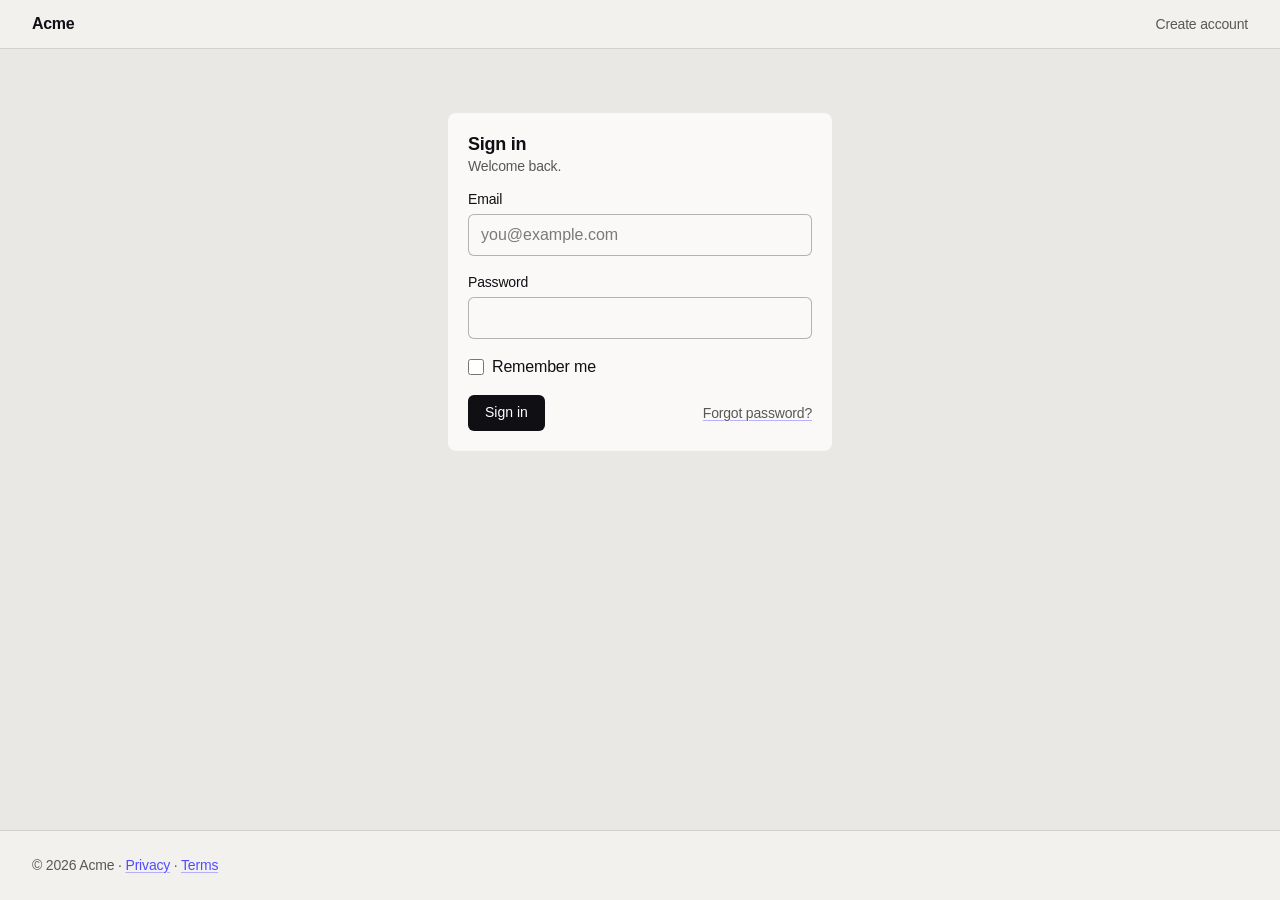
<file: reference/layouts/auth.html>
<!doctype html>
<html lang="en">
<head>
  <meta charset="utf-8">
  <meta name="viewport" content="width=device-width, initial-scale=1">
  <title>Sign in · Acme</title>
  <link rel="stylesheet" href="../../henry.css">
</head>
<body>
  <header>
    <h1>Acme</h1>
    <nav><ul><li><a href="#">Create account</a></li></ul></nav>
  </header>

  <main style="background-color: var(--color-bg-subtle); padding-block-start: var(--space-16)">
    <div class="container narrow" style="max-width: 24rem">
    <ui-card>
      <header>
        <h2>Sign in</h2>
        <p>Welcome back.</p>
      </header>
      <form onsubmit="return false">
        <label for="email">Email</label>
        <input id="email" type="email" placeholder="you@example.com" autocomplete="email">
        <label for="pw">Password</label>
        <input id="pw" type="password" autocomplete="current-password">
        <label><input type="checkbox"> Remember me</label>
        <div class="cluster between" style="margin-block-start: var(--space-4)">
          <button type="submit">Sign in</button>
          <a href="#"><small>Forgot password?</small></a>
        </div>
      </form>
    </ui-card>
    </div>
  </main>

  <footer>© 2026 Acme · <a href="#">Privacy</a> · <a href="#">Terms</a></footer>
</body>
</html>
</file>
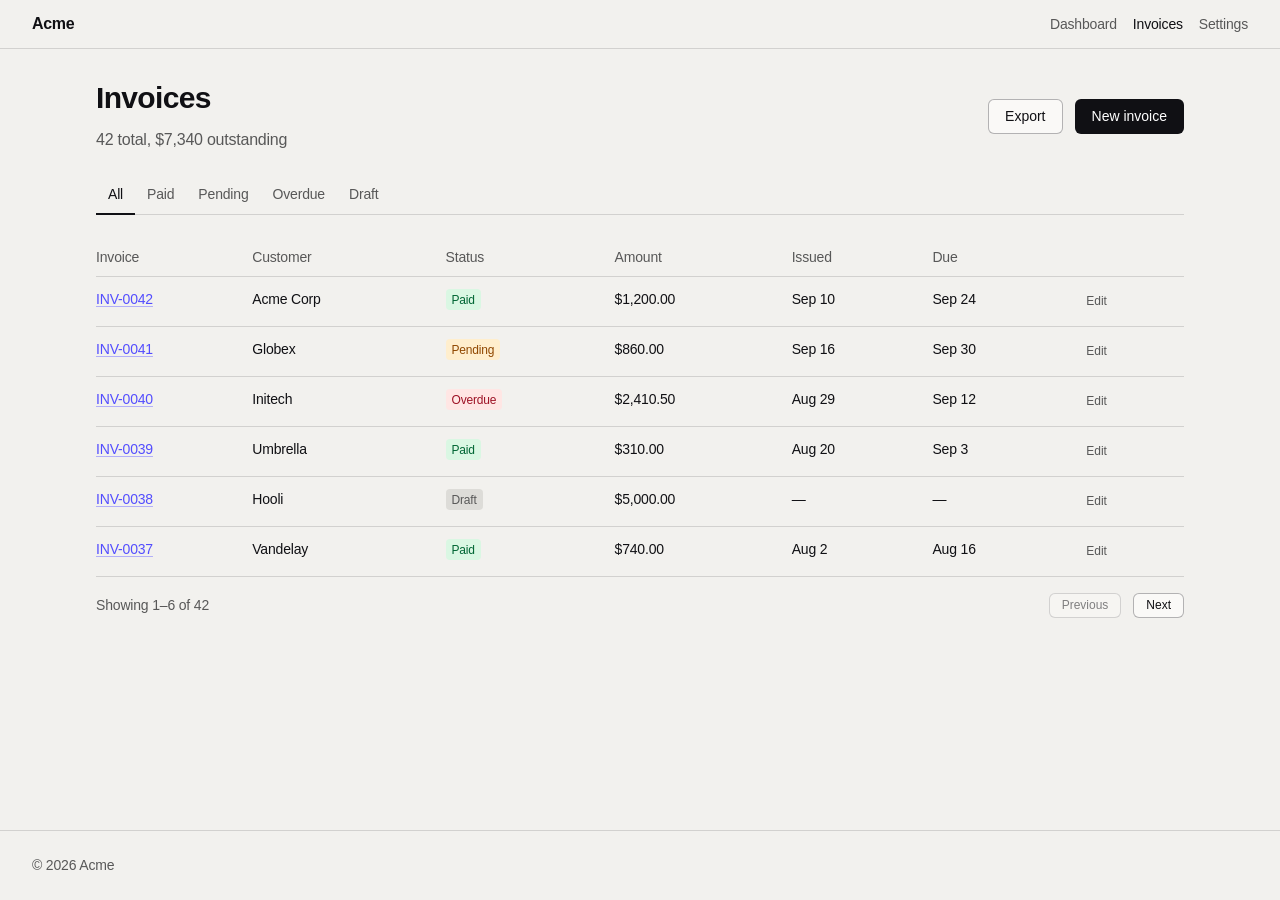
<file: reference/layouts/list.html>
<!doctype html>
<html lang="en">
<head>
  <meta charset="utf-8">
  <meta name="viewport" content="width=device-width, initial-scale=1">
  <title>Invoices · Acme</title>
  <link rel="stylesheet" href="../../henry.css">
</head>
<body>
  <header>
    <h1>Acme</h1>
    <nav><ul><li><a href="app-shell.html">Dashboard</a></li><li><a href="#" aria-current="page">Invoices</a></li><li><a href="settings.html">Settings</a></li></ul></nav>
  </header>

  <main class="container">
    <div class="cluster between" style="margin-block-end: var(--space-6)">
      <hgroup style="margin:0">
        <h1 style="font-size: var(--text-2xl)">Invoices</h1>
        <p style="font-size: var(--text-md)">42 total, $7,340 outstanding</p>
      </hgroup>
      <div class="cluster">
        <button type="button" class="secondary">Export</button>
        <button type="button">New invoice</button>
      </div>
    </div>

    <nav class="tabs" aria-label="Filter">
      <ul>
        <li><a href="#" aria-current="page">All</a></li>
        <li><a href="#">Paid</a></li>
        <li><a href="#">Pending</a></li>
        <li><a href="#">Overdue</a></li>
        <li><a href="#">Draft</a></li>
      </ul>
    </nav>

    <figure style="margin-block-start: var(--space-6)">
      <table>
        <thead><tr><th>Invoice</th><th>Customer</th><th>Status</th><th>Amount</th><th>Issued</th><th>Due</th><th></th></tr></thead>
        <tbody>
          <tr><td><a href="#">INV-0042</a></td><td>Acme Corp</td><td><span class="badge success">Paid</span></td><td>$1,200.00</td><td>Sep 10</td><td>Sep 24</td><td><button type="button" class="ghost small">Edit</button></td></tr>
          <tr><td><a href="#">INV-0041</a></td><td>Globex</td><td><span class="badge warning">Pending</span></td><td>$860.00</td><td>Sep 16</td><td>Sep 30</td><td><button type="button" class="ghost small">Edit</button></td></tr>
          <tr><td><a href="#">INV-0040</a></td><td>Initech</td><td><span class="badge danger">Overdue</span></td><td>$2,410.50</td><td>Aug 29</td><td>Sep 12</td><td><button type="button" class="ghost small">Edit</button></td></tr>
          <tr><td><a href="#">INV-0039</a></td><td>Umbrella</td><td><span class="badge success">Paid</span></td><td>$310.00</td><td>Aug 20</td><td>Sep 3</td><td><button type="button" class="ghost small">Edit</button></td></tr>
          <tr><td><a href="#">INV-0038</a></td><td>Hooli</td><td><span class="badge">Draft</span></td><td>$5,000.00</td><td>—</td><td>—</td><td><button type="button" class="ghost small">Edit</button></td></tr>
          <tr><td><a href="#">INV-0037</a></td><td>Vandelay</td><td><span class="badge success">Paid</span></td><td>$740.00</td><td>Aug 2</td><td>Aug 16</td><td><button type="button" class="ghost small">Edit</button></td></tr>
        </tbody>
      </table>
    </figure>

    <div class="cluster between">
      <small>Showing 1–6 of 42</small>
      <div class="cluster">
        <button type="button" class="secondary small" disabled>Previous</button>
        <button type="button" class="secondary small">Next</button>
      </div>
    </div>
  </main>

  <footer>© 2026 Acme</footer>
</body>
</html>
</file>
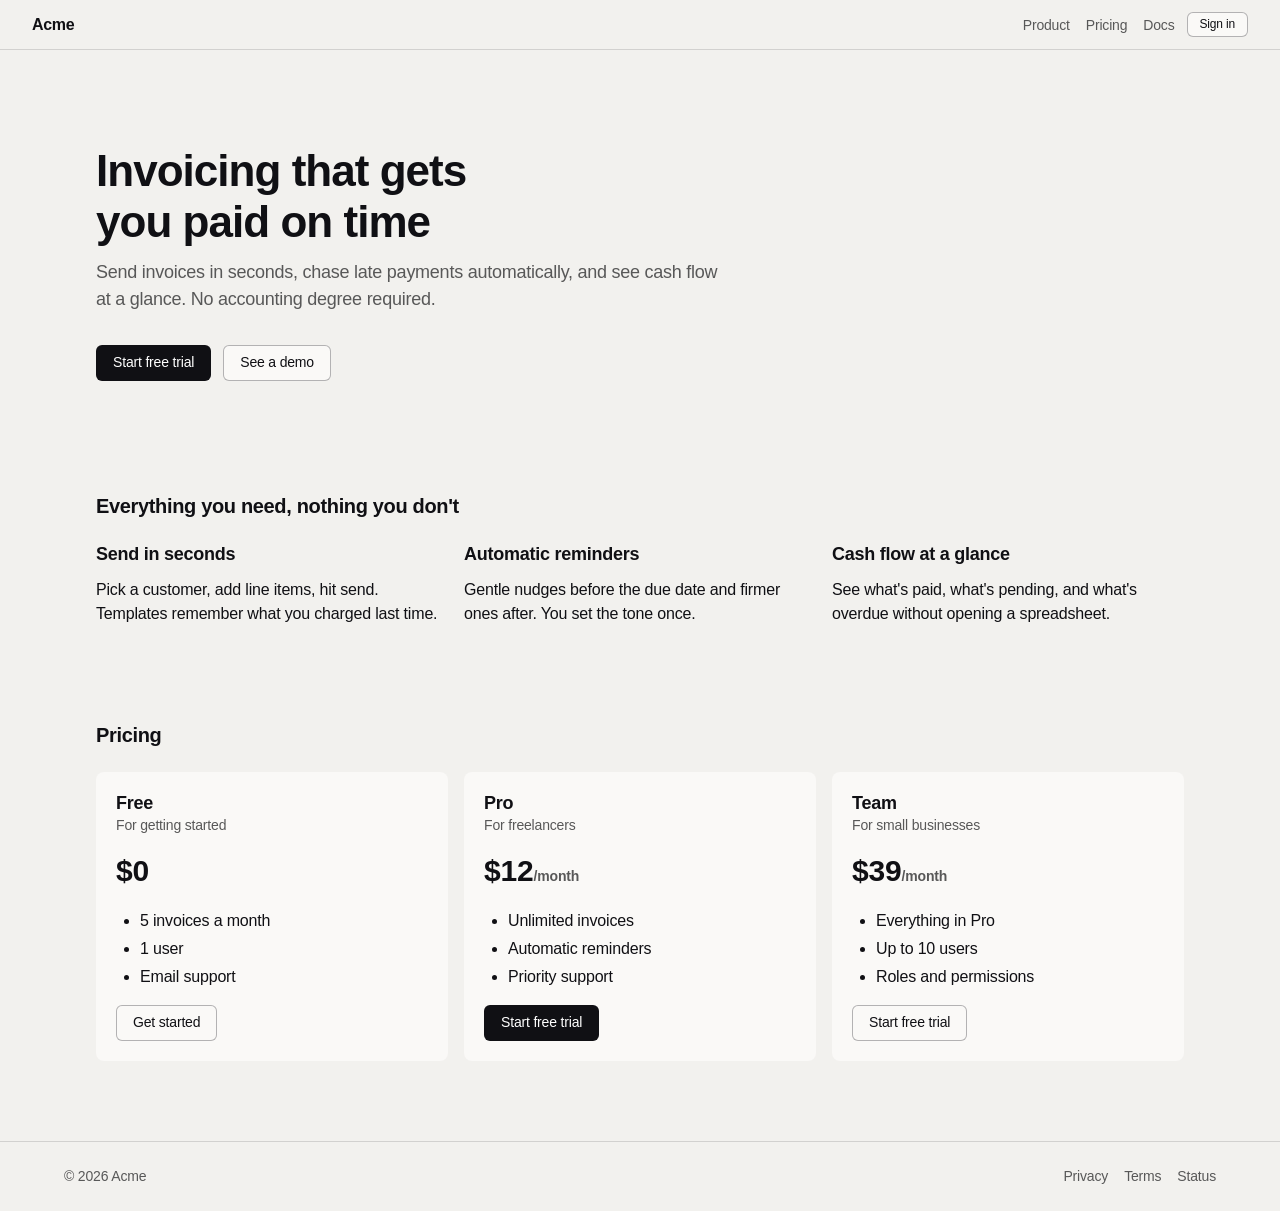
<file: reference/layouts/marketing.html>
<!doctype html>
<html lang="en">
<head>
  <meta charset="utf-8">
  <meta name="viewport" content="width=device-width, initial-scale=1">
  <title>Acme · Invoicing that gets you paid</title>
  <link rel="stylesheet" href="../../henry.css">
</head>
<body>
  <header>
    <h1>Acme</h1>
    <nav class="cluster">
      <ul>
        <li><a href="#">Product</a></li>
        <li><a href="#">Pricing</a></li>
        <li><a href="#">Docs</a></li>
      </ul>
      <a href="auth.html" role="button" class="secondary small">Sign in</a>
    </nav>
  </header>

  <main class="container">
    <section style="padding-block: var(--space-16); max-width: 40rem">
      <hgroup>
        <h1>Invoicing that gets you paid on time</h1>
        <p>Send invoices in seconds, chase late payments automatically, and see cash flow at a glance. No accounting degree required.</p>
      </hgroup>
      <p class="cluster">
        <a href="#" role="button">Start free trial</a>
        <a href="#" role="button" class="secondary">See a demo</a>
      </p>
    </section>

    <section style="padding-block: var(--space-12)">
      <h2>Everything you need, nothing you don't</h2>
      <div class="grid" style="margin-block-start: var(--space-6)">
        <div>
          <h3>Send in seconds</h3>
          <p>Pick a customer, add line items, hit send. Templates remember what you charged last time.</p>
        </div>
        <div>
          <h3>Automatic reminders</h3>
          <p>Gentle nudges before the due date and firmer ones after. You set the tone once.</p>
        </div>
        <div>
          <h3>Cash flow at a glance</h3>
          <p>See what's paid, what's pending, and what's overdue without opening a spreadsheet.</p>
        </div>
      </div>
    </section>

    <section style="padding-block: var(--space-12)">
      <h2>Pricing</h2>
      <div class="grid" style="margin-block-start: var(--space-6); --min: 14rem">
        <ui-card>
          <header><h3>Free</h3><p>For getting started</p></header>
          <p style="font-size: var(--text-2xl); font-weight: var(--weight-semibold)">$0</p>
          <ul><li>5 invoices a month</li><li>1 user</li><li>Email support</li></ul>
          <footer><a href="#" role="button" class="secondary">Get started</a></footer>
        </ui-card>
        <ui-card>
          <header><h3>Pro</h3><p>For freelancers</p></header>
          <p style="font-size: var(--text-2xl); font-weight: var(--weight-semibold)">$12<small>/month</small></p>
          <ul><li>Unlimited invoices</li><li>Automatic reminders</li><li>Priority support</li></ul>
          <footer><a href="#" role="button">Start free trial</a></footer>
        </ui-card>
        <ui-card>
          <header><h3>Team</h3><p>For small businesses</p></header>
          <p style="font-size: var(--text-2xl); font-weight: var(--weight-semibold)">$39<small>/month</small></p>
          <ul><li>Everything in Pro</li><li>Up to 10 users</li><li>Roles and permissions</li></ul>
          <footer><a href="#" role="button" class="secondary">Start free trial</a></footer>
        </ui-card>
      </div>
    </section>
  </main>

  <footer>
    <div class="container cluster between">
      <span>© 2026 Acme</span>
      <nav><ul><li><a href="#">Privacy</a></li><li><a href="#">Terms</a></li><li><a href="#">Status</a></li></ul></nav>
    </div>
  </footer>
</body>
</html>
</file>
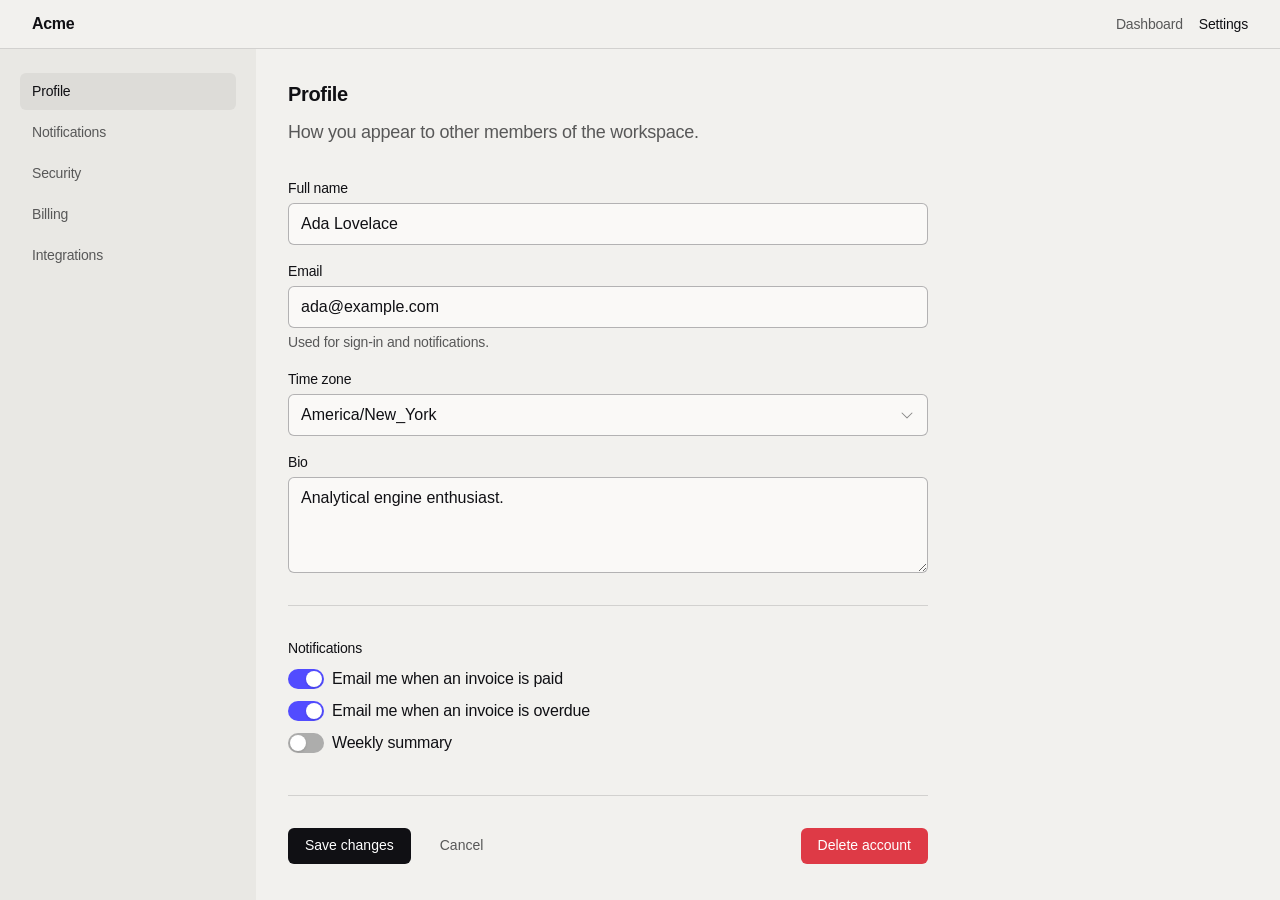
<file: reference/layouts/settings.html>
<!doctype html>
<html lang="en">
<head>
  <meta charset="utf-8">
  <meta name="viewport" content="width=device-width, initial-scale=1">
  <title>Settings · Acme</title>
  <link rel="stylesheet" href="../../henry.css">
</head>
<body>
  <header>
    <h1>Acme</h1>
    <nav><ul><li><a href="app-shell.html">Dashboard</a></li><li><a href="#" aria-current="page">Settings</a></li></ul></nav>
  </header>

  <aside>
    <nav aria-label="Settings">
      <ul>
        <li><a href="#" aria-current="page">Profile</a></li>
        <li><a href="#">Notifications</a></li>
        <li><a href="#">Security</a></li>
        <li><a href="#">Billing</a></li>
        <li><a href="#">Integrations</a></li>
      </ul>
    </nav>
  </aside>

  <main>
    <div class="container narrow" style="margin-inline: 0">
      <hgroup>
        <h2>Profile</h2>
        <p>How you appear to other members of the workspace.</p>
      </hgroup>

      <form onsubmit="return false">
        <label for="name">Full name</label>
        <input id="name" type="text" value="Ada Lovelace">

        <label for="email">Email</label>
        <input id="email" type="email" value="ada@example.com">
        <small>Used for sign-in and notifications.</small>

        <label for="tz">Time zone</label>
        <select id="tz">
          <option>America/New_York</option>
          <option>America/Los_Angeles</option>
          <option>Europe/London</option>
        </select>

        <label for="bio">Bio</label>
        <textarea id="bio">Analytical engine enthusiast.</textarea>

        <hr>

        <fieldset>
          <legend>Notifications</legend>
          <label><input type="checkbox" role="switch" checked> Email me when an invoice is paid</label>
          <label><input type="checkbox" role="switch" checked> Email me when an invoice is overdue</label>
          <label><input type="checkbox" role="switch"> Weekly summary</label>
        </fieldset>

        <hr>

        <div class="cluster between">
          <div class="cluster">
            <button type="submit">Save changes</button>
            <button type="button" class="ghost">Cancel</button>
          </div>
          <button type="button" class="danger">Delete account</button>
        </div>
      </form>
    </div>
  </main>
</body>
</html>
</file>
<file: henry.css>
/* Henry — a small design system for responsive web apps.
   Classless by default. Write semantic HTML and link this file.
   Layers: tokens → reset → base → components → utilities.
   Project CSS outside any layer always wins.
   MIT License, (c) 2026 Henry Poydar. */

@layer tokens, reset, base, components, utilities;

/* ---------------------------------------------------------------- tokens */

@layer tokens {
  :root {
    /* Type */
    --font-sans: -apple-system, BlinkMacSystemFont, "Segoe UI", Roboto, "Helvetica Neue", "Noto Sans", "Liberation Sans", Arial, sans-serif, "Apple Color Emoji", "Segoe UI Emoji", "Segoe UI Symbol", "Noto Color Emoji";
    --font-mono: ui-monospace, "SF Mono", Menlo, Consolas, "Liberation Mono", monospace;

    --text-xs: 0.75rem;
    --text-sm: 0.875rem;
    --text-md: 1rem;
    --text-lg: 1.125rem;
    --text-xl: 1.25rem;
    --text-2xl: clamp(1.5rem, 1.2rem + 1.2vw, 1.875rem);
    --text-3xl: clamp(1.875rem, 1.3rem + 2.4vw, 2.75rem);

    --leading-tight: 1.15;
    --leading-snug: 1.3;
    --leading-normal: 1.5;

    /* Tracking per size, from Inter's dynamic metrics: -0.0223 + 0.185 * e^(-0.1745 * px).
       Body uses md. Smaller text inherits it; the difference is under a tenth of a pixel. */
    --tracking-md: -0.011em;
    --tracking-lg: -0.014em;
    --tracking-xl: -0.017em;
    --tracking-2xl: -0.02em;
    --tracking-3xl: -0.022em;
    --tracking-tight: var(--tracking-3xl); /* Alias from 1.2 */


    --weight-normal: 400;
    --weight-medium: 500;
    --weight-semibold: 600;
    --weight-heading: 650;
    --weight-brand: 850;

    /* Spacing, 4px grid */
    --space-1: 0.25rem;
    --space-2: 0.5rem;
    --space-3: 0.75rem;
    --space-4: 1rem;
    --space-5: 1.25rem;
    --space-6: 1.5rem;
    --space-8: 2rem;
    --space-10: 2.5rem;
    --space-12: 3rem;
    --space-16: 4rem;

    /* Background patterns */
    --pattern-size: var(--space-2);
    --pattern-stroke: 1px;

    /* Radius */
    --radius-sm: 4px;
    --radius-md: 6px;
    --radius-lg: 8px;
    --radius-xl: 12px;
    --radius-full: 9999px;

    /* Shadow: only for things that float */
    --shadow-sm: 0 1px 2px oklch(0% 0 0 / 0.06), 0 1px 3px oklch(0% 0 0 / 0.08);
    --shadow-md: 0 4px 12px oklch(0% 0 0 / 0.08), 0 1px 3px oklch(0% 0 0 / 0.06);
    --shadow-lg: 0 12px 32px oklch(0% 0 0 / 0.12), 0 2px 6px oklch(0% 0 0 / 0.06);

    /* Motion */
    --duration-fast: 100ms;
    --duration-normal: 200ms;
    --ease: cubic-bezier(0.2, 0, 0, 1);

    /* Layout */
    --container-max: 72rem;
    --container-narrow: 40rem;
    --sidebar-width: 16rem;
    --sidebar-width-compact: 13rem;
    --gutter: clamp(var(--space-4), 4vw, var(--space-8));

    /* Gray ramp */
    --gray-50:  oklch(98.2% 0.003 85);
    --gray-100: oklch(95.8% 0.004 91);
    --gray-200: oklch(93% 0.005 95);
    --gray-300: oklch(89.5% 0.006 95);
    --gray-400: oklch(72% 0 0);
    --gray-500: oklch(58% 0 0);
    --gray-600: oklch(46% 0 0);
    --gray-700: oklch(40% 0 0);
    --gray-800: oklch(30% 0 0);
    --gray-900: oklch(22% 0 0);
    --gray-950: oklch(17.5% 0.008 286);

    /* Accent ramp: Steady ultramarine, oklch(52% 0.26 275), stepped the way runsteady.com does it */
    --accent-50:  oklch(98% 0.0325 275);
    --accent-100: oklch(95% 0.065 275);
    --accent-200: oklch(90% 0.13 275);
    --accent-300: oklch(85% 0.26 275);
    --accent-400: oklch(75% 0.26 275);
    --accent-500: oklch(55% 0.26 275);
    --accent-600: oklch(50% 0.26 275);
    --accent-700: oklch(35% 0.173 275);
    --accent-800: oklch(25% 0.13 275);
    --accent-900: oklch(21% 0.13 275);

    /* Status ramps */
    --success-100: oklch(95% 0.04 155);
    --success-500: oklch(62% 0.15 155);
    --success-700: oklch(44% 0.12 155);
    --warning-100: oklch(96% 0.05 75);
    --warning-500: oklch(76% 0.16 68);
    --warning-700: oklch(48% 0.13 60);
    --danger-100: oklch(95% 0.035 22);
    --danger-500: oklch(60% 0.2 22);
    --danger-700: oklch(45% 0.17 22);

    /* Semantic aliases, light */
    --color-bg: var(--gray-100);
    --color-bg-raised: var(--gray-50);
    --color-bg-subtle: var(--gray-200);
    --color-bg-muted: var(--gray-300);
    --color-bg-emphasis: var(--gray-950);
    --color-bg-emphasis-hover: var(--gray-800);
    --color-bg-emphasis-active: var(--gray-700);

    --color-fg: var(--gray-950);
    --color-fg-muted: var(--gray-600);
    --color-fg-subtle: var(--gray-500);
    --color-fg-on-emphasis: white;

    --color-border: oklch(17.5% 0.008 286 / 0.14);
    --color-border-strong: oklch(17.5% 0.008 286 / 0.3);

    --color-accent: var(--accent-500);
    --color-accent-hover: var(--accent-600);
    --color-accent-active: var(--accent-700);
    --color-accent-subtle: var(--accent-100);
    --color-accent-fg: white;

    --color-success: var(--success-500);
    --color-success-subtle: var(--success-100);
    --color-success-fg: var(--success-700);
    --color-warning: var(--warning-500);
    --color-warning-subtle: var(--warning-100);
    --color-warning-fg: var(--warning-700);
    --color-danger: var(--danger-500);
    --color-danger-subtle: var(--danger-100);
    --color-danger-fg: var(--danger-700);

    --color-pattern: oklch(0% 0 0 / 0.0575);

    --color-focus: var(--accent-500);

    color-scheme: light;
  }

  /* Desktop monitors, 90rem and up: use the extra width */
  @media (min-width: 90rem) {
    :root {
      --container-max: 80rem;
      --gutter: clamp(var(--space-8), 3vw, var(--space-12));
    }
  }

  /* Dark: follows the OS unless data-theme says otherwise */
  @media (prefers-color-scheme: dark) {
    :root:not([data-theme="light"]) {
      --color-bg: var(--gray-950);
      --color-bg-raised: var(--gray-900);
      --color-bg-subtle: oklch(13% 0.005 286);
      --color-bg-muted: var(--gray-800);
      --color-bg-emphasis: var(--gray-50);
      --color-bg-emphasis-hover: var(--gray-200);
      --color-bg-emphasis-active: var(--gray-300);

      --color-fg: var(--gray-50);
      --color-fg-muted: var(--gray-400);
      --color-fg-subtle: var(--gray-500);
      --color-fg-on-emphasis: var(--gray-950);

      --color-border: var(--gray-800);
      --color-border-strong: var(--gray-700);

      --color-accent: var(--accent-400);
      --color-accent-hover: var(--accent-300);
      --color-accent-active: var(--accent-200);
      --color-accent-subtle: var(--accent-800);
      --color-accent-fg: var(--gray-950);

      --color-success-subtle: oklch(26% 0.06 155);
      --color-success-fg: oklch(80% 0.15 155);
      --color-warning-subtle: oklch(28% 0.07 70);
      --color-warning-fg: oklch(84% 0.15 75);
      --color-danger-subtle: oklch(27% 0.08 22);
      --color-danger-fg: oklch(80% 0.14 22);

      --color-pattern: oklch(100% 0 0 / 0.075);

      --color-focus: var(--accent-400);

      --shadow-sm: 0 1px 2px oklch(0% 0 0 / 0.4);
      --shadow-md: 0 4px 12px oklch(0% 0 0 / 0.5);
      --shadow-lg: 0 12px 32px oklch(0% 0 0 / 0.6);

      color-scheme: dark;
    }
  }

  :root[data-theme="dark"] {
    --color-bg: var(--gray-950);
    --color-bg-raised: var(--gray-900);
    --color-bg-subtle: oklch(13% 0.005 286);
    --color-bg-muted: var(--gray-800);
    --color-bg-emphasis: var(--gray-50);
    --color-bg-emphasis-hover: var(--gray-200);
    --color-bg-emphasis-active: var(--gray-300);

    --color-fg: var(--gray-50);
    --color-fg-muted: var(--gray-400);
    --color-fg-subtle: var(--gray-500);
    --color-fg-on-emphasis: var(--gray-950);

    --color-border: var(--gray-800);
    --color-border-strong: var(--gray-700);

    --color-accent: var(--accent-400);
    --color-accent-hover: var(--accent-300);
    --color-accent-active: var(--accent-200);
    --color-accent-subtle: var(--accent-800);
    --color-accent-fg: var(--gray-950);

    --color-success-subtle: oklch(26% 0.06 155);
    --color-success-fg: oklch(80% 0.15 155);
    --color-warning-subtle: oklch(28% 0.07 70);
    --color-warning-fg: oklch(84% 0.15 75);
    --color-danger-subtle: oklch(27% 0.08 22);
    --color-danger-fg: oklch(80% 0.14 22);

    --color-pattern: oklch(100% 0 0 / 0.075);

    --color-focus: var(--accent-400);

    --shadow-sm: 0 1px 2px oklch(0% 0 0 / 0.4);
    --shadow-md: 0 4px 12px oklch(0% 0 0 / 0.5);
    --shadow-lg: 0 12px 32px oklch(0% 0 0 / 0.6);

    color-scheme: dark;
  }
}

/* ----------------------------------------------------------------- reset */

@layer reset {
  *, *::before, *::after { box-sizing: border-box; }
  * { margin: 0; }
  html { -webkit-text-size-adjust: 100%; }
  body { min-height: 100dvh; }
  img, picture, video, canvas, svg { display: block; max-width: 100%; }
  input, button, textarea, select { font: inherit; color: inherit; }
  button { background: none; border: none; padding: 0; cursor: pointer; }
  h1, h2, h3, h4, h5, h6 { font-size: inherit; font-weight: inherit; text-wrap: balance; }
  p { text-wrap: pretty; }
  ul, ol { padding-inline-start: 1.25em; }
  a { color: inherit; }
  table { border-collapse: collapse; border-spacing: 0; }
  @media (prefers-reduced-motion: reduce) {
    *, *::before, *::after { animation-duration: 0.01ms !important; transition-duration: 0.01ms !important; }
  }
}

/* ------------------------------------------------------------------ base */

@layer base {
  /* Document */
  body {
    font-family: var(--font-sans);
    font-size: var(--text-md);
    line-height: var(--leading-normal);
    letter-spacing: var(--tracking-md);
    color: var(--color-fg);
    background: var(--color-bg);
    -webkit-font-smoothing: antialiased;
  }

  :focus-visible {
    outline: 2px solid var(--color-focus);
    outline-offset: 2px;
  }

  ::selection {
    background: var(--color-accent-subtle);
  }

  /* Landmarks. header + main + footer is a page. Add aside for an app shell. */
  body {
    display: grid;
    grid-template-columns: minmax(0, 1fr);
    grid-template-rows: auto 1fr auto;
    grid-template-areas: "header" "main" "footer";
  }
  body > header { grid-area: header; }
  body > main   { grid-area: main; min-width: 0; }
  body > footer { grid-area: footer; }
  body > aside  { grid-area: aside; min-width: 0; }

  body:has(> aside) {
    grid-template-rows: auto auto 1fr auto;
    grid-template-areas: "header" "aside" "main" "footer";
  }

  /* Breakpoints. Phone: below 48rem. Tablet: 48rem. Laptop: 64rem. Desktop: 90rem.
     Custom properties don't work in media queries, so these are literal. */
  @media (min-width: 48rem) {
    body:has(> aside) {
      grid-template-columns: var(--sidebar-width-compact) minmax(0, 1fr);
      grid-template-rows: auto 1fr auto;
      grid-template-areas: "header header" "aside main" "footer footer";
    }
  }
  @media (min-width: 64rem) {
    body:has(> aside) { grid-template-columns: var(--sidebar-width) minmax(0, 1fr); }
  }

  body > header {
    display: flex;
    flex-wrap: wrap;
    align-items: center;
    justify-content: space-between;
    gap: var(--space-3) var(--space-6);
    padding: var(--space-3) var(--gutter);
    border-block-end: 1px solid var(--color-border);
  }
  body > header :is(h1, h2, p) {
    margin: 0;
    font-size: var(--text-md);
    font-weight: var(--weight-brand);
    line-height: inherit;
  }

  body > main {
    padding: var(--space-8) var(--gutter);
  }

  body > footer {
    padding: var(--space-6) var(--gutter);
    font-size: var(--text-sm);
    color: var(--color-fg-muted);
    border-block-start: 1px solid var(--color-border);
  }

  /* Phone: the sidebar is a scrolling strip of links under the header.
     Inline padding is the gutter minus the link padding, so link content lines up with the header brand. */
  body > aside {
    padding: var(--space-2) calc(var(--gutter) - var(--space-3));
    background: var(--color-bg-subtle);
  }
  /* Tablet and up: a sidebar beside the content, pinned while the page scrolls */
  @media (min-width: 48rem) {
    body > aside {
      padding-block: var(--space-6);
    }
    body > aside > nav {
      position: sticky;
      top: var(--space-6);
    }
  }

  /* Headings: medium weight, tight leading, no bold */
  h1, h2, h3, h4, h5, h6 {
    font-weight: var(--weight-heading);
    line-height: var(--leading-snug);
    margin-block: var(--space-8) var(--space-3);
  }
  h1 { font-size: var(--text-2xl); line-height: var(--leading-tight); letter-spacing: var(--tracking-2xl); }
  h2 { font-size: var(--text-xl); letter-spacing: var(--tracking-xl); }
  h3 { font-size: var(--text-lg); letter-spacing: var(--tracking-lg); }
  h4 { font-size: var(--text-md); }
  h5 { font-size: var(--text-sm); }
  h6 { font-size: var(--text-xs); color: var(--color-fg-muted); text-transform: uppercase; letter-spacing: 0.04em; }

  :is(h1, h2, h3, h4, h5, h6):first-child { margin-block-start: 0; }

  /* Page title with a tagline. Use for heroes and page headers. */
  hgroup { margin-block-end: var(--space-8); }
  hgroup h1 { font-size: var(--text-3xl); letter-spacing: var(--tracking-3xl); margin: 0; }
  hgroup :is(h2, h3) { margin: 0; }
  hgroup p { margin-block: var(--space-3) 0; font-size: var(--text-lg); letter-spacing: var(--tracking-lg); color: var(--color-fg-muted); }
  :is(h1, h2, h3, h4, h5, h6) + :is(h1, h2, h3, h4, h5, h6) { margin-block-start: 0; }

  /* Flow */
  p, ul, ol, dl, pre, blockquote, figure, table, hr, details, fieldset {
    margin-block-end: var(--space-4);
  }
  :is(p, ul, ol, dl, pre, blockquote, figure, table, details, fieldset):last-child {
    margin-block-end: 0;
  }

  /* Inline */
  a {
    color: var(--color-accent);
    text-decoration: underline;
    text-decoration-thickness: 1px;
    text-underline-offset: 0.15em;
    text-decoration-color: color-mix(in oklch, currentColor 40%, transparent);
    transition: color var(--duration-fast) var(--ease);
  }
  a:hover { color: var(--color-accent-hover); text-decoration-color: currentColor; }

  strong, b { font-weight: var(--weight-semibold); }
  small { font-size: var(--text-sm); color: var(--color-fg-muted); }
  abbr[title] { text-decoration: underline dotted; text-underline-offset: 0.15em; cursor: help; }
  mark { background: var(--color-warning-subtle); color: inherit; padding: 0 0.2em; border-radius: var(--radius-sm); }

  code, kbd, samp {
    font-family: var(--font-mono);
    font-size: 0.875em;
    letter-spacing: 0;
  }
  code {
    background: var(--color-bg-muted);
    padding: 0.125em 0.375em;
    border-radius: var(--radius-sm);
  }
  kbd {
    padding: 0.125em 0.375em;
    border: 1px solid var(--color-border-strong);
    border-block-end-width: 2px;
    border-radius: var(--radius-sm);
    font-size: 0.8em;
  }
  pre {
    font-family: var(--font-mono);
    font-size: var(--text-sm);
    letter-spacing: 0;
    line-height: 1.6;
    padding: var(--space-4);
    background: var(--color-bg-subtle);
    border-radius: var(--radius-md);
    overflow-x: auto;
  }
  pre code { background: none; padding: 0; font-size: inherit; }

  /* Icons: Phosphor (phosphoricons.com), regular weight, pasted as inline SVG.
     Mark decorative icons aria-hidden="true" and label the button or link instead. */
  svg[aria-hidden="true"] {
    display: inline-block;
    width: 1.25em;
    height: 1.25em;
    fill: currentColor;
    vertical-align: -0.3em;
    flex-shrink: 0;
  }

  /* Blocks */
  ul, ol { padding-inline-start: 1.5em; }
  li { margin-block-end: var(--space-1); }
  li > :is(ul, ol) { margin-block: var(--space-1) 0; }
  nav ul, nav ol { list-style: none; padding: 0; margin: 0; }

  dt { font-weight: var(--weight-medium); }
  dd { color: var(--color-fg-muted); margin-block-end: var(--space-2); }

  blockquote {
    padding-inline-start: var(--space-4);
    border-inline-start: 3px solid var(--color-border-strong);
    color: var(--color-fg-muted);
  }
  blockquote cite { display: block; margin-block-start: var(--space-2); font-size: var(--text-sm); font-style: normal; }

  hr {
    border: 0;
    border-block-start: 1px solid var(--color-border);
    margin-block: var(--space-8);
  }

  figure { overflow-x: auto; }
  figcaption { margin-block-start: var(--space-2); font-size: var(--text-sm); color: var(--color-fg-muted); }
  img, video { border-radius: var(--radius-lg); }

  /* Navigation */
  nav ul { display: flex; flex-wrap: wrap; gap: var(--space-1) var(--space-4); }
  nav li { margin: 0; }
  nav a {
    color: var(--color-fg-muted);
    font-size: var(--text-sm);
    font-weight: var(--weight-medium);
    text-decoration: none;
  }
  nav a:hover, nav a[aria-current] { color: var(--color-fg); }

  aside nav {
    display: flex;
    gap: var(--space-1);
    overflow-x: auto;
    scrollbar-width: none;
  }
  aside nav ul { flex-wrap: nowrap; gap: var(--space-1); }
  aside nav a {
    white-space: nowrap;
    display: flex;
    align-items: center;
    gap: var(--space-2);
    padding: var(--space-2) var(--space-3);
    border-radius: var(--radius-md);
  }
  aside nav a svg { color: var(--color-fg-subtle); }
  aside nav a:hover { background: var(--color-bg-muted); }
  aside nav a[aria-current] { background: var(--color-bg-muted); color: var(--color-fg); }
  aside nav h2, aside nav h3 {
    display: none;
    font-size: var(--text-xs);
    color: var(--color-fg-subtle);
    text-transform: uppercase;
    letter-spacing: 0.04em;
    margin-block: var(--space-6) var(--space-2);
    padding-inline: var(--space-3);
  }
  @media (min-width: 48rem) {
    aside nav { display: block; overflow: visible; }
    aside nav ul { flex-direction: column; }
    aside nav :is(h2, h3) { display: block; }
  }

  /* Table: horizontal hairlines only */
  table {
    width: 100%;
    font-size: var(--text-sm);
    text-align: start;
  }
  caption {
    caption-side: top;
    text-align: start;
    margin-block-end: var(--space-2);
    color: var(--color-fg-muted);
  }
  th {
    text-align: start;
    font-weight: var(--weight-medium);
    color: var(--color-fg-muted);
    padding: var(--space-2) var(--space-3);
    border-block-end: 1px solid var(--color-border);
    white-space: nowrap;
  }
  td {
    padding: var(--space-3);
    border-block-end: 1px solid var(--color-border);
    vertical-align: top;
  }
  figure > table :is(th, td) { white-space: nowrap; } /* the figure scrolls, so cells don't wrap */
  th:first-child, td:first-child { padding-inline-start: 0; }
  th:last-child, td:last-child { padding-inline-end: 0; }
  tbody tr:hover td { background: var(--color-bg-subtle); }

  /* Forms */
  label {
    display: block;
    font-size: var(--text-sm);
    font-weight: var(--weight-medium);
    margin-block-end: var(--space-1);
  }
  label:has(> input[type="checkbox"], > input[type="radio"]) {
    display: flex;
    align-items: center;
    gap: var(--space-2);
    font-size: var(--text-md);
    font-weight: var(--weight-normal);
    margin-block-end: var(--space-2);
  }

  input:not([type="checkbox"], [type="radio"], [type="range"], [type="color"], [type="file"], [type="submit"], [type="button"], [type="reset"]),
  textarea,
  select {
    display: block;
    width: 100%;
    padding: var(--space-2) var(--space-3);
    line-height: var(--leading-normal);
    color: var(--color-fg);
    background: var(--color-bg-raised);
    border: 1px solid var(--color-border-strong);
    border-radius: var(--radius-md);
    margin-block-end: var(--space-4);
    transition: border-color var(--duration-fast) var(--ease), box-shadow var(--duration-fast) var(--ease);
  }
  label > :is(input, textarea, select) { margin-block-start: var(--space-1); }

  :is(input, textarea, select):focus-visible {
    outline: none;
    border-color: var(--color-accent);
    box-shadow: 0 0 0 3px var(--color-accent-subtle);
  }
  ::placeholder { color: var(--color-fg-subtle); }

  textarea { resize: vertical; min-height: 6rem; }

  select:not([multiple], [size]) {
    appearance: none;
    padding-inline-end: var(--space-8);
    background-image: url("data:image/svg+xml,%3Csvg xmlns='http://www.w3.org/2000/svg' viewBox='0 0 256 256' fill='%23888'%3E%3Cpath d='M213.66,101.66l-80,80a8,8,0,0,1-11.32,0l-80-80A8,8,0,0,1,53.66,90.34L128,164.69l74.34-74.35a8,8,0,0,1,11.32,11.32Z'/%3E%3C/svg%3E");
    background-size: 1rem;
    background-repeat: no-repeat;
    background-position: right var(--space-3) center;
  }

  input[type="checkbox"], input[type="radio"] {
    width: 1rem;
    height: 1rem;
    margin: 0;
    accent-color: var(--color-accent);
    flex-shrink: 0;
  }
  input[type="range"], progress { accent-color: var(--color-accent); width: 100%; }

  input[type="checkbox"][role="switch"] {
    appearance: none;
    width: 2.25rem;
    height: 1.25rem;
    border-radius: var(--radius-full);
    background: var(--color-border-strong);
    position: relative;
    transition: background var(--duration-fast) var(--ease);
  }
  input[type="checkbox"][role="switch"]::before {
    content: "";
    position: absolute;
    inset: 2px auto 2px 2px;
    width: calc(1.25rem - 4px);
    border-radius: var(--radius-full);
    background: white;
    box-shadow: var(--shadow-sm);
    transition: translate var(--duration-fast) var(--ease);
  }
  input[type="checkbox"][role="switch"]:checked { background: var(--color-accent); }
  input[type="checkbox"][role="switch"]:checked::before { translate: 1rem 0; }

  input[type="file"] { font-size: var(--text-sm); margin-block-end: var(--space-4); }
  ::file-selector-button {
    margin-inline-end: var(--space-3);
    padding: var(--space-1) var(--space-3);
    font: inherit;
    font-weight: var(--weight-medium);
    color: var(--color-fg);
    background: var(--color-bg-raised);
    border: 1px solid var(--color-border-strong);
    border-radius: var(--radius-md);
    cursor: pointer;
  }

  /* Help text under a control */
  :is(input, textarea, select) + small {
    display: block;
    margin-block: calc(var(--space-3) * -1) var(--space-4);
  }

  [aria-invalid="true"] {
    border-color: var(--color-danger) !important;
  }
  [aria-invalid="true"]:focus-visible { box-shadow: 0 0 0 3px var(--color-danger-subtle); }
  [aria-invalid="true"] + small { color: var(--color-danger-fg); }

  :is(input, textarea, select, button, [role="button"]):disabled,
  [role="button"][aria-disabled="true"] {
    opacity: 0.5;
    cursor: not-allowed;
    pointer-events: none;
  }

  fieldset { border: 0; padding: 0; min-width: 0; }
  legend {
    font-size: var(--text-sm);
    font-weight: var(--weight-medium);
    padding: 0;
    margin-block-end: var(--space-2);
  }

  /* Buttons. Bare button is primary and ink-colored; the accent is for links, focus, and state.
     Variants live in the components layer. */
  button, [role="button"], input[type="submit"], input[type="button"], input[type="reset"] {
    display: inline-flex;
    align-items: center;
    justify-content: center;
    gap: var(--space-2);
    padding: var(--space-2) var(--space-4);
    font-size: var(--text-sm);
    font-weight: var(--weight-medium);
    line-height: 1.25;
    color: var(--color-fg-on-emphasis);
    background: var(--color-bg-emphasis);
    border: 1px solid transparent;
    border-radius: var(--radius-md);
    text-decoration: none;
    cursor: pointer;
    white-space: nowrap;
    transition: background var(--duration-fast) var(--ease), border-color var(--duration-fast) var(--ease), color var(--duration-fast) var(--ease);
  }
  :is(button, [role="button"]):has(> svg:only-child) { padding: var(--space-2); }
  :is(button, [role="button"], input[type="submit"], input[type="button"], input[type="reset"]):hover { background: var(--color-bg-emphasis-hover); color: var(--color-fg-on-emphasis); }
  :is(button, [role="button"], input[type="submit"], input[type="button"], input[type="reset"]):active { background: var(--color-bg-emphasis-active); }

  /* Touch: bigger targets on coarse pointers, whatever the screen width */
  @media (pointer: coarse) {
    :is(button, [role="button"], input[type="submit"], input[type="button"], input[type="reset"]):not(.small),
    nav a {
      min-height: 2.75rem;
    }
    nav a { display: inline-flex; align-items: center; }
    input[type="checkbox"]:not([role="switch"]), input[type="radio"] { width: 1.25rem; height: 1.25rem; }
    label:has(> input[type="checkbox"], > input[type="radio"]) { min-height: 2.75rem; margin-block-end: 0; }
  }

  /* Disclosure */
  details {
    border-block-end: 1px solid var(--color-border);
  }
  summary {
    cursor: pointer;
    font-weight: var(--weight-medium);
    padding-block: var(--space-3);
    list-style: none;
    display: flex;
    align-items: center;
    justify-content: space-between;
    gap: var(--space-4);
  }
  summary::-webkit-details-marker { display: none; }
  summary::after {
    content: "";
    width: 0.5rem;
    height: 0.5rem;
    border-inline-end: 1.5px solid var(--color-fg-subtle);
    border-block-end: 1.5px solid var(--color-fg-subtle);
    rotate: 45deg;
    margin-block-end: 0.2rem;
    transition: rotate var(--duration-fast) var(--ease);
    flex-shrink: 0;
  }
  details[open] > summary::after { rotate: 225deg; margin-block-end: -0.2rem; }
  details > :not(summary) { margin-block-end: var(--space-4); }
  details > :not(summary):last-child { margin-block-end: var(--space-4); }

  /* Optional phone menu: a native disclosure with navigation in the page header. */
  body > header:has(> details > nav) {
    position: relative;
    gap: 0;
  }
  body > header:has(> details > nav) > :is(h1, h2, p) {
    display: flex;
    align-items: center;
    min-height: var(--space-10);
    padding-inline-end: calc(var(--space-16) * 2);
  }
  body > header > details:has(> nav) {
    width: 100%;
    margin: 0;
    border: 0;
  }
  body > header > details:has(> nav) > summary {
    position: absolute;
    inset-block-start: var(--space-3);
    inset-inline-end: var(--gutter);
    min-height: var(--space-10);
    padding: var(--space-2) var(--space-3);
    gap: var(--space-2);
    font-size: var(--text-sm);
    border-radius: var(--radius-md);
  }
  body > header > details:has(> nav) > summary::after { content: none; }
  body > header > details[open]:has(> nav) > summary { background: var(--color-bg-muted); }
  body > header > details > nav {
    margin: var(--space-3) 0 0;
  }
  body > header > details > nav ul { flex-direction: column; gap: var(--space-1); }
  body > header > details > nav a {
    display: flex;
    align-items: center;
    gap: var(--space-2);
    padding: var(--space-3);
    border-radius: var(--radius-md);
    white-space: normal;
  }
  body > header > details > nav a:is(:hover, [aria-current]) { background: var(--color-bg-muted); }
  body > header > details > nav h3 {
    margin: var(--space-4) var(--space-3) var(--space-2);
    font-size: var(--text-xs);
    color: var(--color-fg-muted);
  }
  @media (width < 48rem) {
    /* Keep layout utilities from revealing the desktop navigation. */
    body > header:has(> details > nav) > nav,
    body:has(> header > details > nav) > aside { display: none !important; }
  }

  @media (pointer: coarse) {
    body > header > details:has(> nav) > summary {
      min-height: calc(var(--space-10) + var(--space-1));
    }
    body > header:has(> details > nav) > :is(h1, h2, p) {
      min-height: calc(var(--space-10) + var(--space-1));
    }
  }
  @media (min-width: 48rem) {
    body > header:has(> details > nav) { gap: var(--space-3) var(--space-6); }
    body > header:has(> details > nav) > :is(h1, h2, p) {
      min-height: 0;
      padding-inline-end: 0;
    }
    body > header > details:has(> nav) { display: none; }
    body > header:has(> details > nav) > nav { display: flex; }
    body:has(> header > details > nav) > aside { display: block; }
  }

  /* Dialog */
  dialog {
    margin: auto; /* reset zeroes margins; this restores centering */
    width: min(32rem, calc(100% - 2 * var(--gutter)));
    padding: var(--space-6);
    color: var(--color-fg);
    background: var(--color-bg-raised);
    border: 1px solid var(--color-border);
    border-radius: var(--radius-xl);
    box-shadow: var(--shadow-lg);
  }
  dialog::backdrop { background: oklch(0% 0 0 / 0.4); }
  dialog > header { margin-block-end: var(--space-4); }
  dialog > header :is(h1, h2, h3) { margin: 0; font-size: var(--text-lg); letter-spacing: var(--tracking-lg); }
  dialog > header p { margin: 0; color: var(--color-fg-muted); font-size: var(--text-sm); }
  dialog > footer {
    display: flex;
    flex-wrap: wrap;
    justify-content: flex-end;
    gap: var(--space-2);
    margin-block-start: var(--space-6);
  }
}

/* ------------------------------------------------------------ components */
/* Things HTML has no element for. An element for a thing that stands alone,
   a class for a modifier. Three custom elements and eight classes, no more.
   The custom elements are unregistered: valid HTML, no JavaScript, styled here. */

@layer components {
  /* Button variants */
  :is(button, [role="button"], input[type="submit"], input[type="button"], input[type="reset"]).secondary {
    color: var(--color-fg);
    background: var(--color-bg-raised);
    border-color: var(--color-border-strong);
  }
  :is(button, [role="button"]).secondary:hover { background: var(--color-bg-subtle); }
  :is(button, [role="button"]).secondary:active { background: var(--color-bg-muted); }

  :is(button, [role="button"]).ghost {
    color: var(--color-fg-muted);
    background: transparent;
  }
  :is(button, [role="button"]).ghost:hover { color: var(--color-fg); background: var(--color-bg-muted); }

  :is(button, [role="button"], input[type="submit"]).danger {
    color: white;
    background: var(--color-danger);
  }
  :is(button, [role="button"]).danger:hover { background: var(--danger-700); }

  :is(button, [role="button"]).small {
    padding: var(--space-1) var(--space-3);
    font-size: var(--text-xs);
  }

  /* Badge: an inline status label */
  .badge {
    display: inline-flex;
    align-items: center;
    padding: 0.125em 0.5em;
    font-size: var(--text-xs);
    font-weight: var(--weight-medium);
    line-height: 1.5;
    color: var(--color-fg-muted);
    background: var(--color-bg-muted);
    border-radius: var(--radius-sm);
    white-space: nowrap;
  }
  .badge.success { color: var(--color-success-fg); background: var(--color-success-subtle); }
  .badge.warning { color: var(--color-warning-fg); background: var(--color-warning-subtle); }
  .badge.danger  { color: var(--color-danger-fg);  background: var(--color-danger-subtle); }

  /* Tabs: a nav with the current item underlined */
  .tabs ul {
    gap: 0;
    border-block-end: 1px solid var(--color-border);
  }
  .tabs a {
    display: block;
    padding: var(--space-2) var(--space-3);
    margin-block-end: -1px;
    border-block-end: 2px solid transparent;
  }
  .tabs a[aria-current] {
    color: var(--color-fg);
    border-color: var(--color-fg);
  }

  /* Card: a raised surface with optional header and footer. No border, no shadow. */
  ui-card {
    display: block;
    padding: var(--space-5);
    background: var(--color-bg-raised);
    border-radius: var(--radius-lg);
    margin-block-end: var(--space-4);
  }
  ui-card > header { margin-block-end: var(--space-3); }
  ui-card > header :is(h1, h2, h3, h4) { margin: 0; font-size: var(--text-lg); letter-spacing: var(--tracking-lg); }
  ui-card > header p { margin: 0; color: var(--color-fg-muted); font-size: var(--text-sm); }
  ui-card > footer { margin-block-start: var(--space-4); font-size: var(--text-sm); color: var(--color-fg-muted); }

  /* Toast: a floating status message */
  ui-toast {
    display: block;
    position: fixed;
    inset-block-end: var(--space-6);
    inset-inline-end: var(--space-6);
    z-index: 100;
    max-width: min(24rem, calc(100% - 2 * var(--space-6)));
    padding: var(--space-3) var(--space-4);
    font-size: var(--text-sm);
    color: var(--color-fg-on-emphasis);
    background: var(--color-bg-emphasis);
    border-radius: var(--radius-lg);
    box-shadow: var(--shadow-lg);
  }
  ui-toast a, ui-toast button { color: inherit; }

  /* Empty state: nothing here yet */
  ui-empty {
    display: block;
    padding: var(--space-12) var(--space-6);
    text-align: center;
    background: var(--color-bg-subtle);
    border-radius: var(--radius-lg);
  }
  ui-empty :is(h2, h3) { margin: 0 0 var(--space-2); font-size: var(--text-lg); letter-spacing: var(--tracking-lg); }
  ui-empty p { color: var(--color-fg-muted); max-width: 32rem; margin-inline: auto; }
  ui-empty p:last-child { margin-block-start: var(--space-4); }
}

/* ------------------------------------------------------------- utilities */
/* Layout helpers and optional background patterns. */

@layer utilities {
  .container {
    width: 100%;
    max-width: var(--container-max);
    margin-inline: auto;
  }
  .container.narrow { max-width: var(--container-narrow); }

  .grid {
    display: grid;
    grid-template-columns: repeat(auto-fit, minmax(min(var(--min, 16rem), 100%), 1fr));
    gap: var(--gap, var(--space-4));
  }
  .grid > * { margin: 0; min-width: 0; }

  .stack { display: flex; flex-direction: column; gap: var(--gap, var(--space-4)); }
  .stack > * { margin: 0; }

  .cluster {
    display: flex;
    flex-wrap: wrap;
    align-items: center;
    gap: var(--gap, var(--space-3));
  }
  .cluster > * { margin: 0; }
  .cluster.between { justify-content: space-between; }

  /* Decorative textures preserve the surface color and content opacity. */
  .pattern-dots {
    background-image: radial-gradient(circle, var(--color-pattern) var(--pattern-stroke), transparent var(--pattern-stroke));
    background-size: var(--pattern-size) var(--pattern-size);
    background-repeat: repeat;
  }

  .pattern-grid {
    background-image:
      linear-gradient(var(--color-pattern) var(--pattern-stroke), transparent var(--pattern-stroke)),
      linear-gradient(90deg, var(--color-pattern) var(--pattern-stroke), transparent var(--pattern-stroke));
    background-size: var(--pattern-size) var(--pattern-size);
    background-repeat: repeat;
  }

  .pattern-diagonal {
    background-image: repeating-linear-gradient(135deg, var(--color-pattern) 0 var(--pattern-stroke), transparent var(--pattern-stroke) var(--pattern-size));
    background-size: auto;
    background-repeat: repeat;
  }

  .visually-hidden {
    position: absolute;
    width: 1px;
    height: 1px;
    overflow: hidden;
    clip-path: inset(50%);
    white-space: nowrap;
  }
}
</file>
